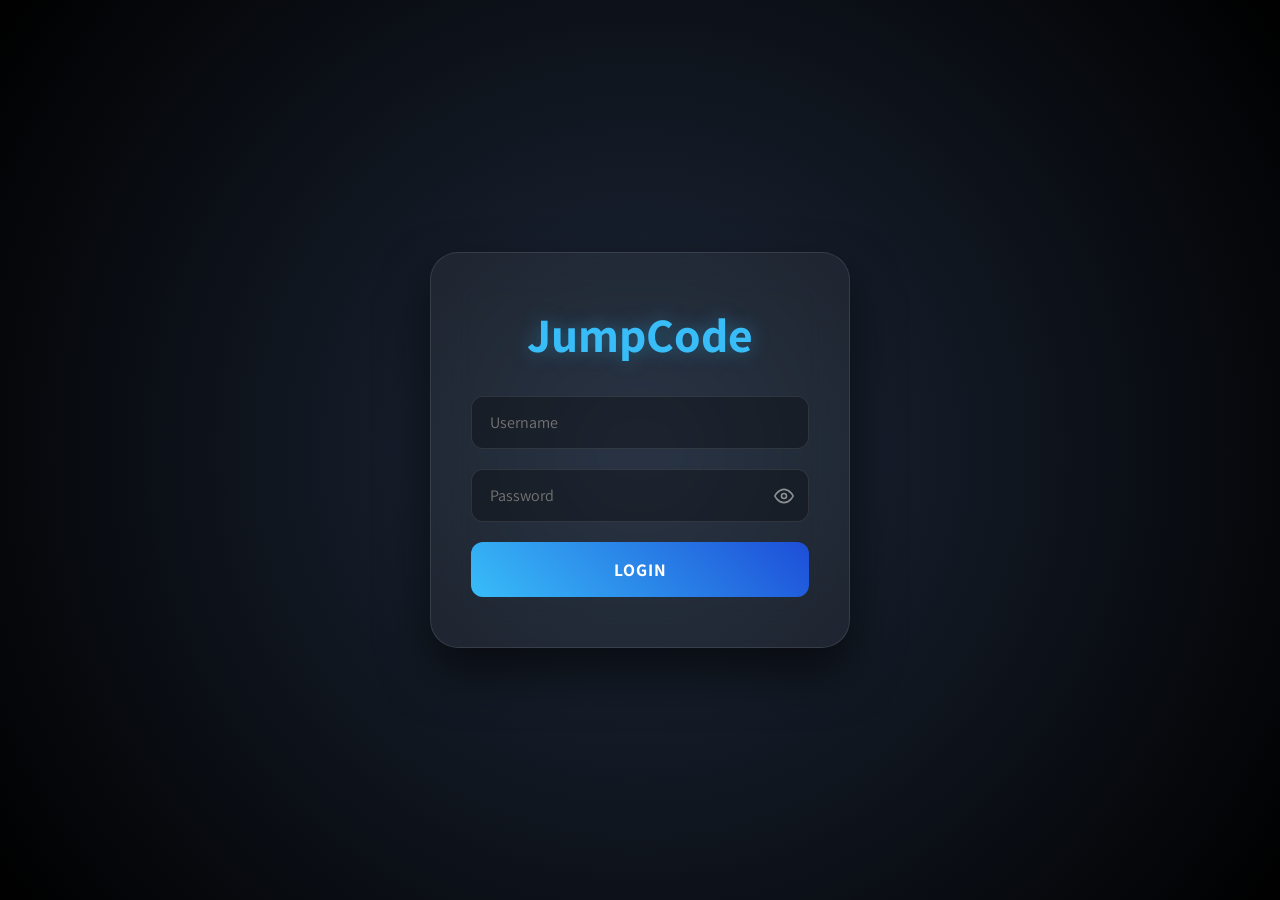
<file: JumpCode/index.htm>
<!DOCTYPE html>
<html lang="he" dir="rtl">
<head>
    <meta charset="UTF-8">
    <meta name="viewport" content="width=device-width, initial-scale=1.0">
    <title>JumpCode | Login</title>
    
    <style>
        @import url('https://fonts.googleapis.com/css2?family=Assistant:wght@300;400;600;700&display=swap');

        * {
            margin: 0;
            padding: 0;
            box-sizing: border-box;
            font-family: 'Assistant', sans-serif;
        }

        body {
            background: radial-gradient(circle at center, #1e293b, #000000);
            height: 100vh;
            display: flex;
            justify-content: center;
            align-items: center;
            overflow: hidden;
            color: #fff;
        }

        /* --- ENTRANCE ANIMATION --- */
        @keyframes entranceEffect {
            0% {
                opacity: 0;
                transform: translateY(100px) scale(0.8);
                filter: blur(15px);
            }
            100% {
                opacity: 1;
                transform: translateY(0) scale(1);
                filter: blur(0);
            }
        }

        .exit-down-shrink {
            opacity: 0 !important;
            transform: translateY(150px) scale(0.5) !important;
            filter: blur(10px);
            transition: all 0.9s cubic-bezier(0.6, -0.28, 0.735, 0.045);
            pointer-events: none;
        }

        .login-card {
            width: 420px;
            padding: 50px 40px;
            background: rgba(255, 255, 255, 0.05);
            backdrop-filter: blur(20px);
            -webkit-backdrop-filter: blur(20px);
            border: 1px solid rgba(255, 255, 255, 0.1);
            border-radius: 28px;
            box-shadow: 0 25px 50px rgba(0, 0, 0, 0.6);
            text-align: center;
            animation: entranceEffect 1.2s cubic-bezier(0.22, 1, 0.36, 1) both;
            transition: all 0.5s ease;
        }

        .card-success {
            box-shadow: 0 0 60px rgba(16, 185, 129, 0.4);
            border-color: rgba(16, 185, 129, 0.5);
        }

        h1 {
            font-size: 3rem;
            color: #38bdf8;
            margin-bottom: 30px;
            text-shadow: 0 0 20px rgba(56, 189, 248, 0.4);
            transition: all 0.5s ease;
        }

        .input-group {
            margin-bottom: 20px;
            text-align: left;
            position: relative; /* חשוב למיקום העין */
        }

        input {
            width: 100%;
            padding: 15px 18px;
            background: rgba(0, 0, 0, 0.3);
            border: 1px solid rgba(255, 255, 255, 0.1);
            border-radius: 12px;
            color: #fff;
            font-size: 1rem;
            outline: none;
            transition: all 0.3s ease;
            text-align: left;
        }

        /* מרווח נוסף בצד שמאל בסיסמה בשביל העין */
        #password {
            padding-right: 45px;
        }

        input:focus {
            border-color: #38bdf8;
            box-shadow: 0 0 15px rgba(56, 189, 248, 0.3);
            background: rgba(0, 0, 0, 0.5);
        }

        /* עיצוב כפתור העין */
        .toggle-password {
            transition: 0.5s;
            position: absolute;
            right: 15px;
            top: 50%;
            transform: translateY(-50%);
            cursor: pointer;
            color: rgba(255, 255, 255, 0.5);
            transition: color 0.3s;
            display: flex;
            align-items: center;
            user-select: none;
        }

        .toggle-password:hover {
            transition: 0.5s;
            color: #38bdf8;
        }

        .input-error {
            border-color: #ef4444 !important;
            animation: shake 0.4s ease-in-out;
        }

        @keyframes shake {
            0%, 100% { transform: translateX(0); }
            25% { transform: translateX(-10px); }
            75% { transform: translateX(10px); }
        }

        .submit-btn {
            width: 100%;
            padding: 16px;
            margin-top: 20px;
            border: none;
            border-radius: 12px;
            background: linear-gradient(45deg, #38bdf8, #1d4ed8);
            color: #fff;
            font-size: 1.1rem;
            font-weight: 700;
            cursor: pointer;
            transition: all 0.4s cubic-bezier(0.175, 0.885, 0.32, 1.275);
            text-transform: uppercase;
            letter-spacing: 1px;
            display: flex;
            justify-content: center;
            align-items: center;
            gap: 10px;
        }

        .submit-btn:hover:not(:disabled) {
            transform: translateY(-3px);
            box-shadow: 0 10px 30px rgba(56, 189, 248, 0.5);
            filter: brightness(1.1);
        }

        .btn-success {
            background: linear-gradient(45deg, #10b981, #059669) !important;
            transform: scale(1.05);
        }

        .hidden { display: none; }
    </style>
</head>
<body>

    <div class="login-card" id="loginCard">
        <h1 id="mainTitle">JumpCode</h1>
        
        <div class="input-group">
            <input type="text" id="username" placeholder="Username" autocomplete="off">
        </div>

        <div class="input-group">
            <input type="password" id="password" placeholder="Password">
            <div class="toggle-password" onclick="togglePasswordVisibility()">
                <svg id="eyeIcon" xmlns="http://www.w3.org/2000/svg" width="20" height="20" viewBox="0 0 24 24" fill="none" stroke="currentColor" stroke-width="2" stroke-linecap="round" stroke-linejoin="round">
                    <path d="M1 12s4-8 11-8 11 8 11 8-4 8-11 8-11-8-11-8z"></path>
                    <circle cx="12" cy="12" r="3"></circle>
                </svg>
            </div>
        </div>

        <button class="submit-btn" id="loginBtn" onclick="handleLogin()">
            <span id="btnText">Login</span>
            <svg id="successIcon" class="hidden" width="24" height="24" viewBox="0 0 24 24" fill="none" stroke="currentColor" stroke-width="3" stroke-linecap="round" stroke-linejoin="round">
                <polyline points="20 6 9 17 4 12"></polyline>
            </svg>
        </button>
    </div>

    <script>
        // פונקציה להצגת/הסתרת סיסמה
        function togglePasswordVisibility() {
            const passField = document.getElementById('password');
            const eyeIcon = document.getElementById('eyeIcon');
            
            if (passField.type === "password") {
                passField.type = "text";
                // שינוי האייקון למצב "עין עם קו" (מסתיר)
                eyeIcon.innerHTML = `
                    <path d="M17.94 17.94A10.07 10.07 0 0 1 12 20c-7 0-11-8-11-8a18.45 18.45 0 0 1 5.06-5.94M9.9 4.24A9.12 9.12 0 0 1 12 4c7 0 11 8 11 8a18.5 18.5 0 0 1-2.16 3.19m-6.72-1.07a3 3 0 1 1-4.24-4.24"></path>
                    <line x1="1" y1="1" x2="23" y2="23"></line>
                `;
            } else {
                passField.type = "password";
                // החזרה לאייקון עין רגיל
                eyeIcon.innerHTML = `
                    <path d="M1 12s4-8 11-8 11 8 11 8-4 8-11 8-11-8-11-8z"></path>
                    <circle cx="12" cy="12" r="3"></circle>
                `;
            }
        }

        function handleLogin() {
            const userField = document.getElementById('username');
            const passField = document.getElementById('password');
            const btn = document.getElementById('loginBtn');
            const btnText = document.getElementById('btnText');
            const successIcon = document.getElementById('successIcon');
            const card = document.getElementById('loginCard');
            const title = document.getElementById('mainTitle');

            const user = userField.value;
            const pass = passField.value;

            userField.classList.remove('input-error');
            passField.classList.remove('input-error');

            if (user === "evyatar5181" && pass === "evyatar2013") {
                btn.disabled = true;
                btnText.innerText = "Success";
                successIcon.classList.remove('hidden');
                btn.classList.add('btn-success');
                
                card.classList.add('card-success');
                title.style.color = "#10b981";
                title.style.textShadow = "0 0 20px rgba(16, 185, 129, 0.6)";

                setTimeout(() => {
                    card.classList.add('exit-down-shrink');
                    setTimeout(() => {
                        window.location.href = "jumpcode.html";
                    }, 900);
                }, 600);

            } else {
                userField.classList.add('input-error');
                passField.classList.add('input-error');
                btn.style.animation = 'shake 0.4s ease';
                setTimeout(() => btn.style.animation = '', 400);
            }
        }
    </script>

</body>
</html>
</file>
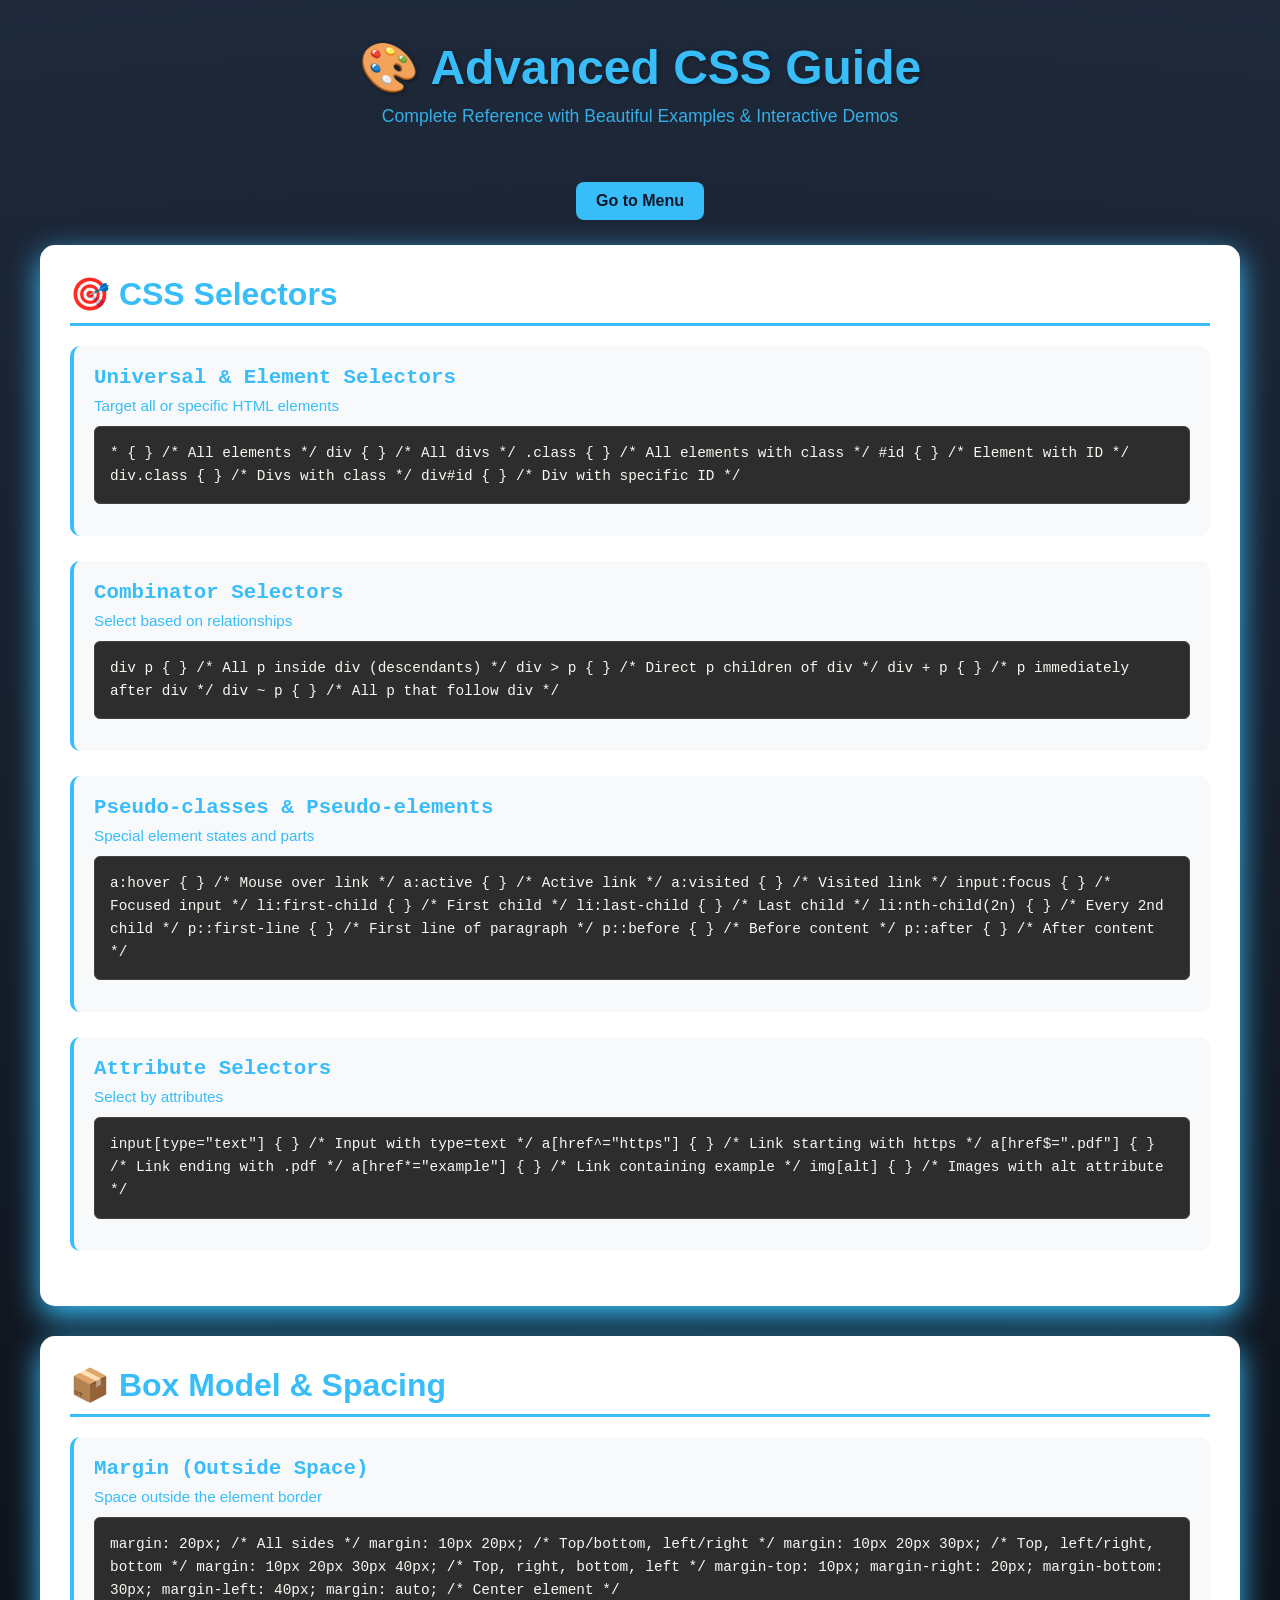
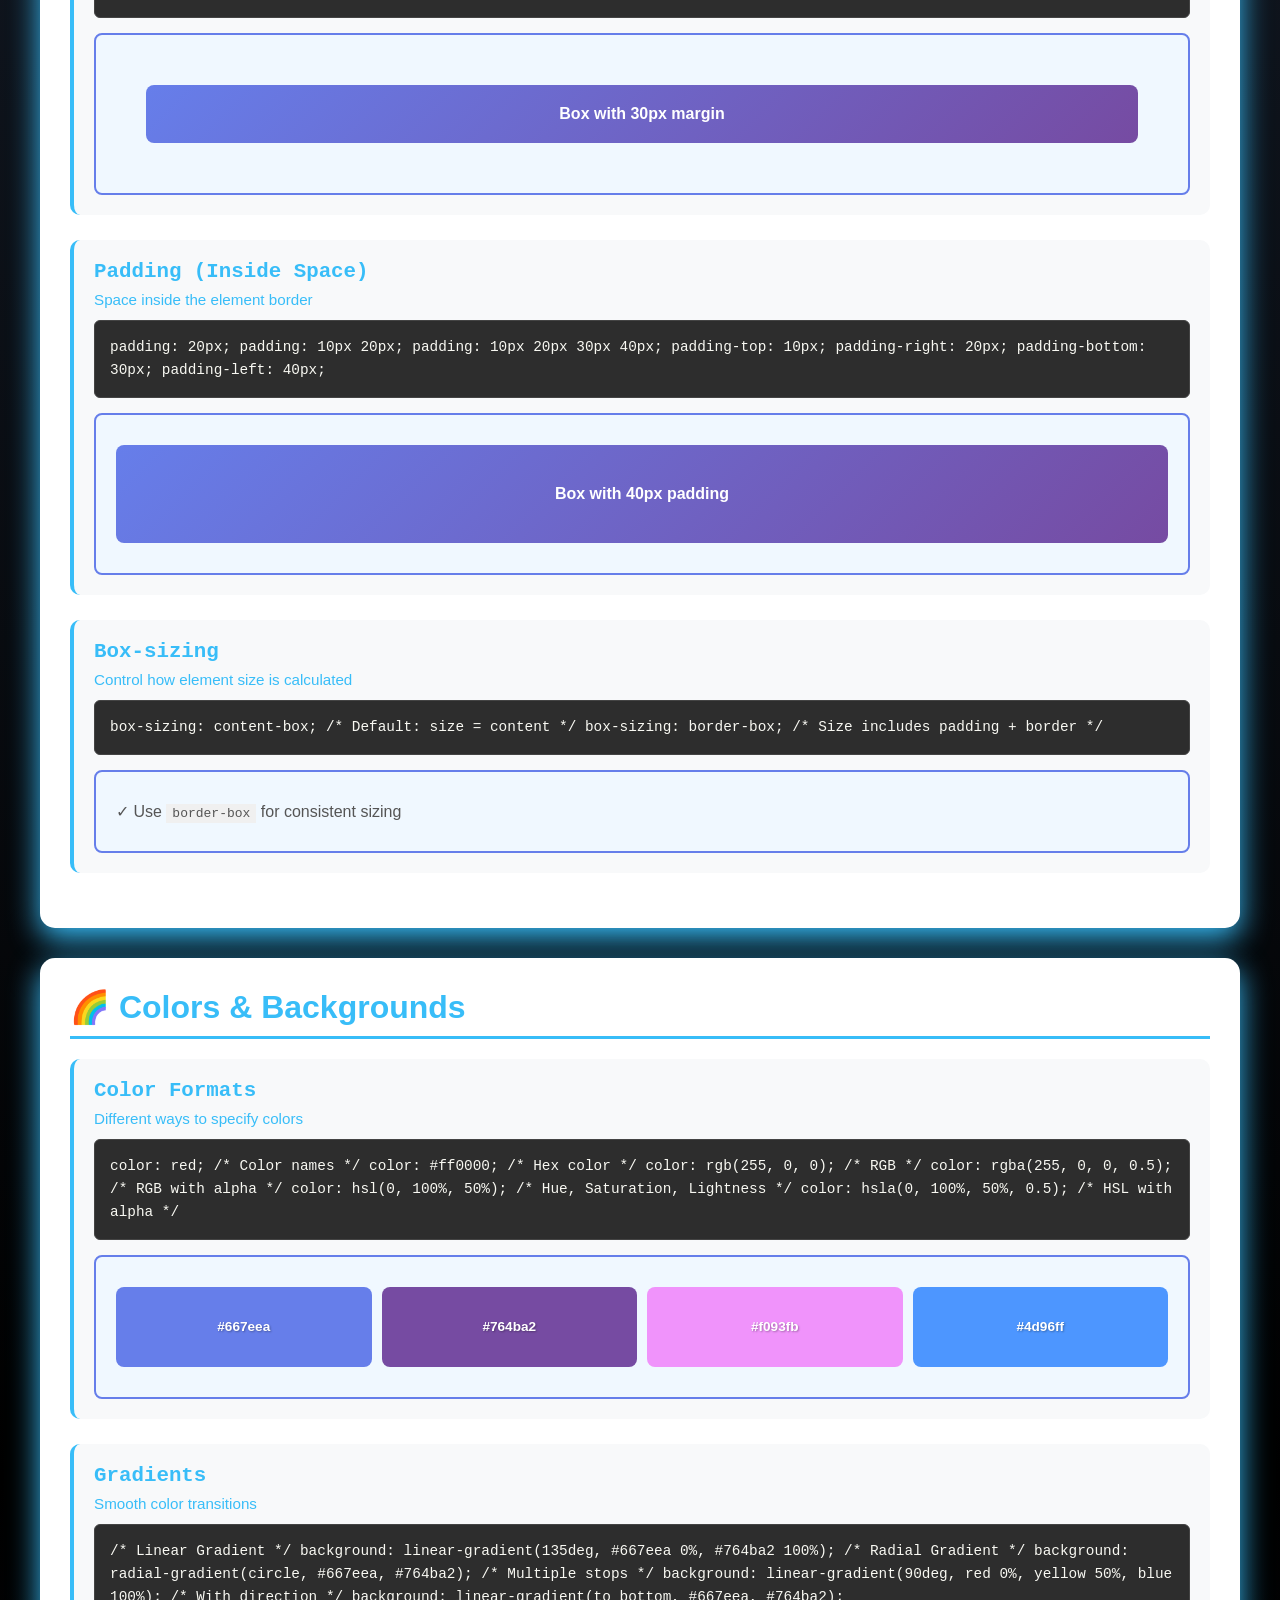
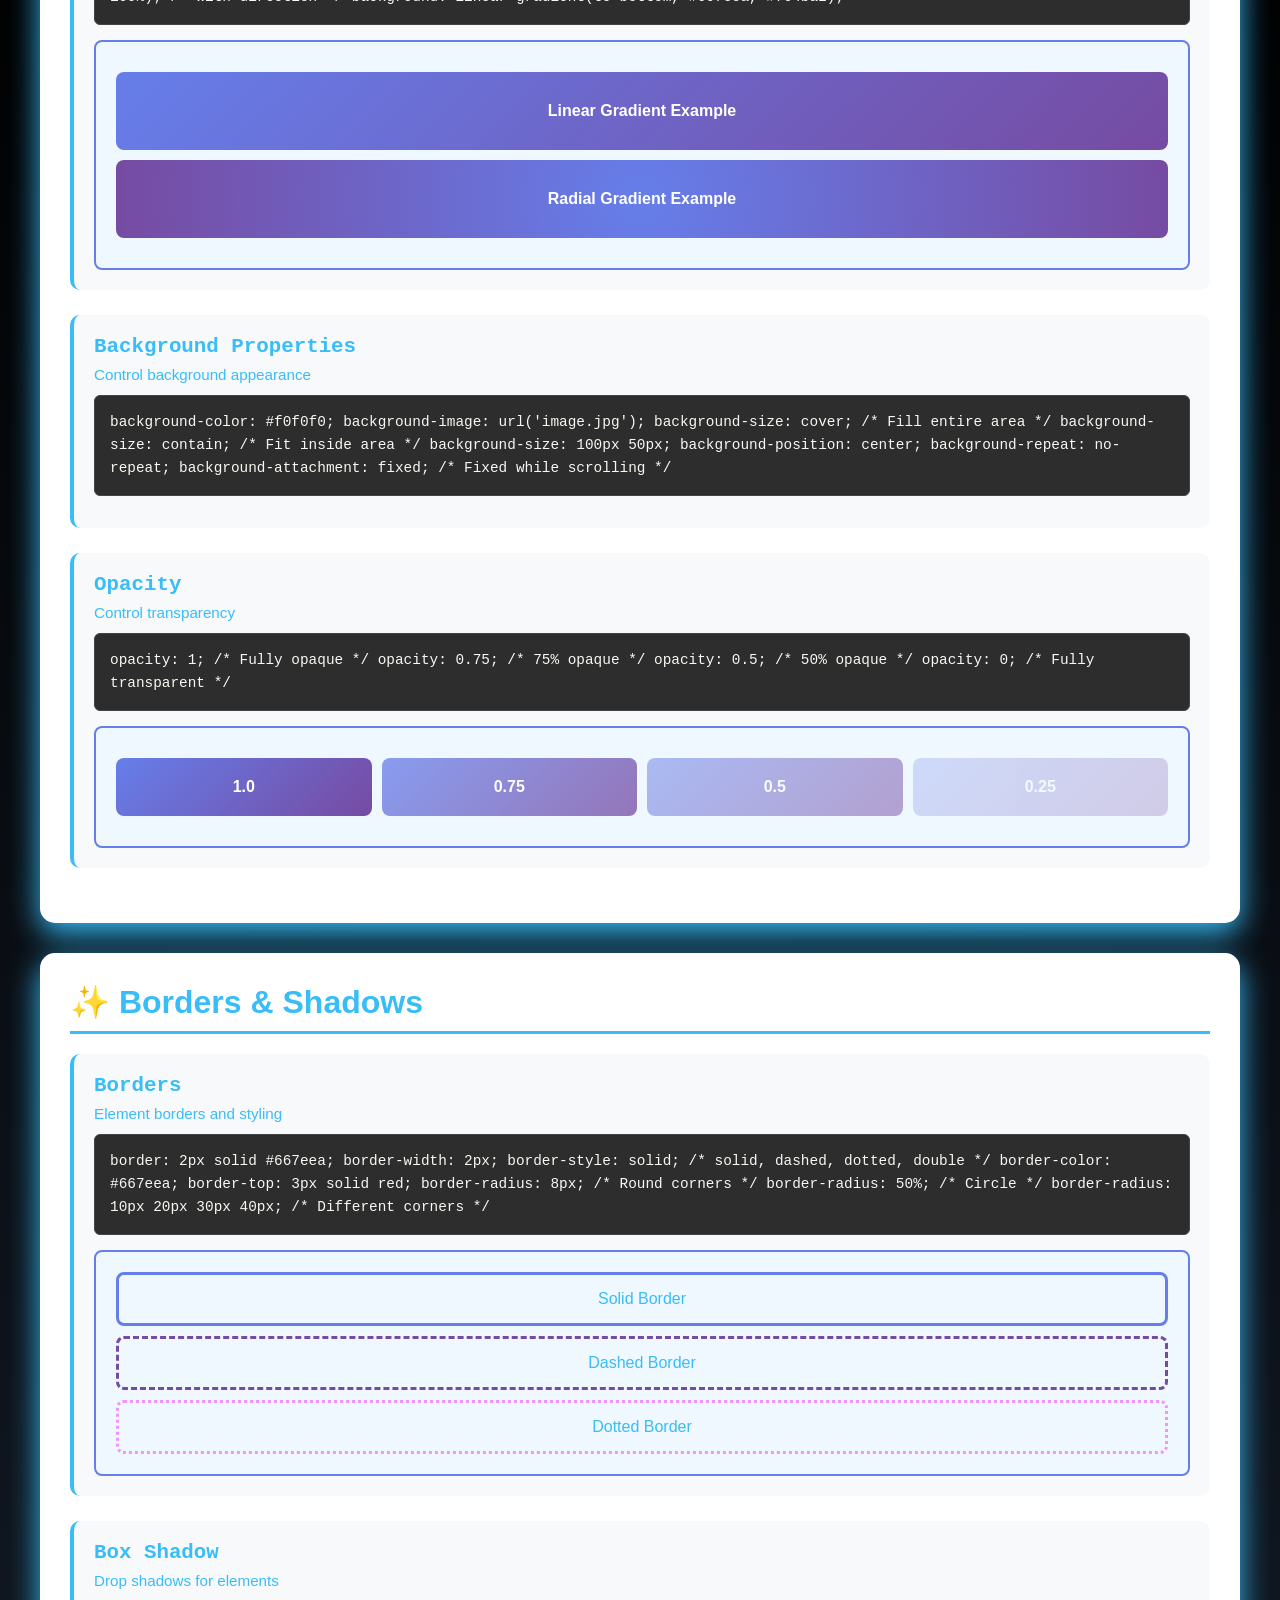
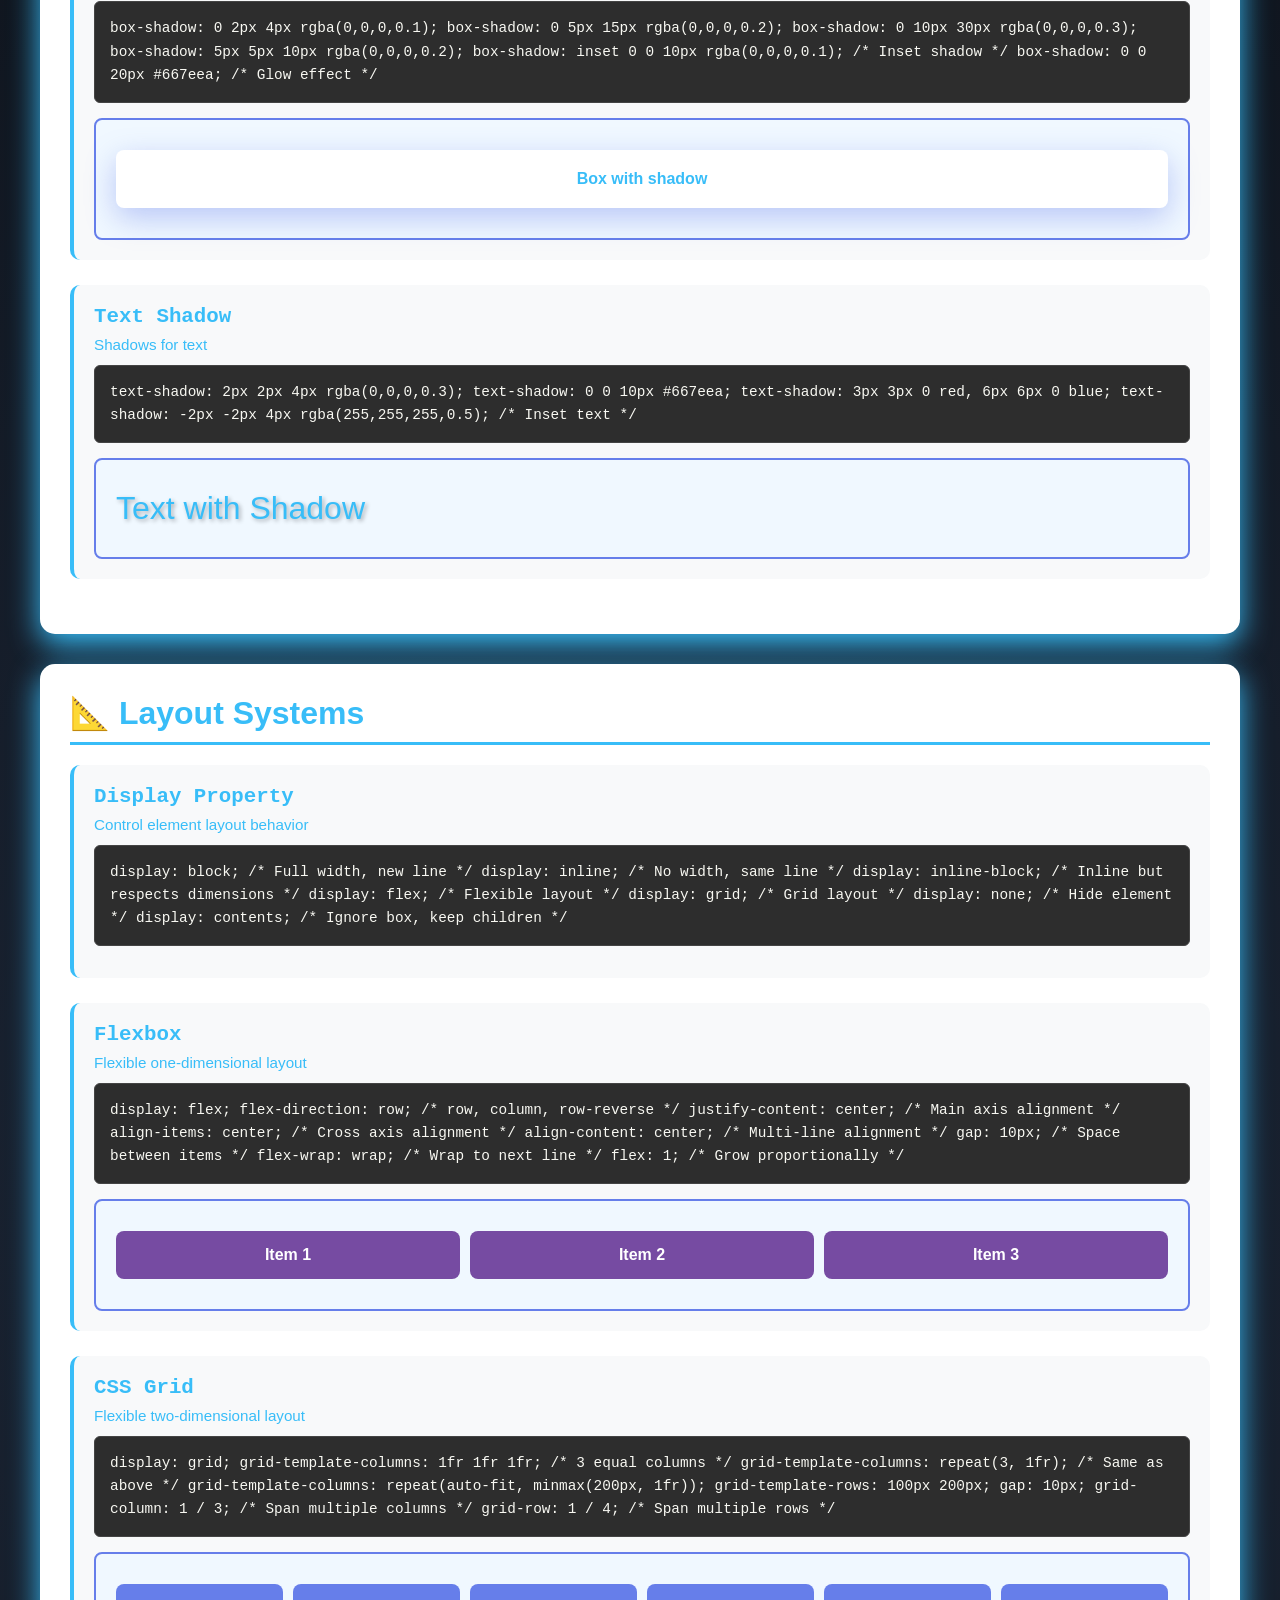
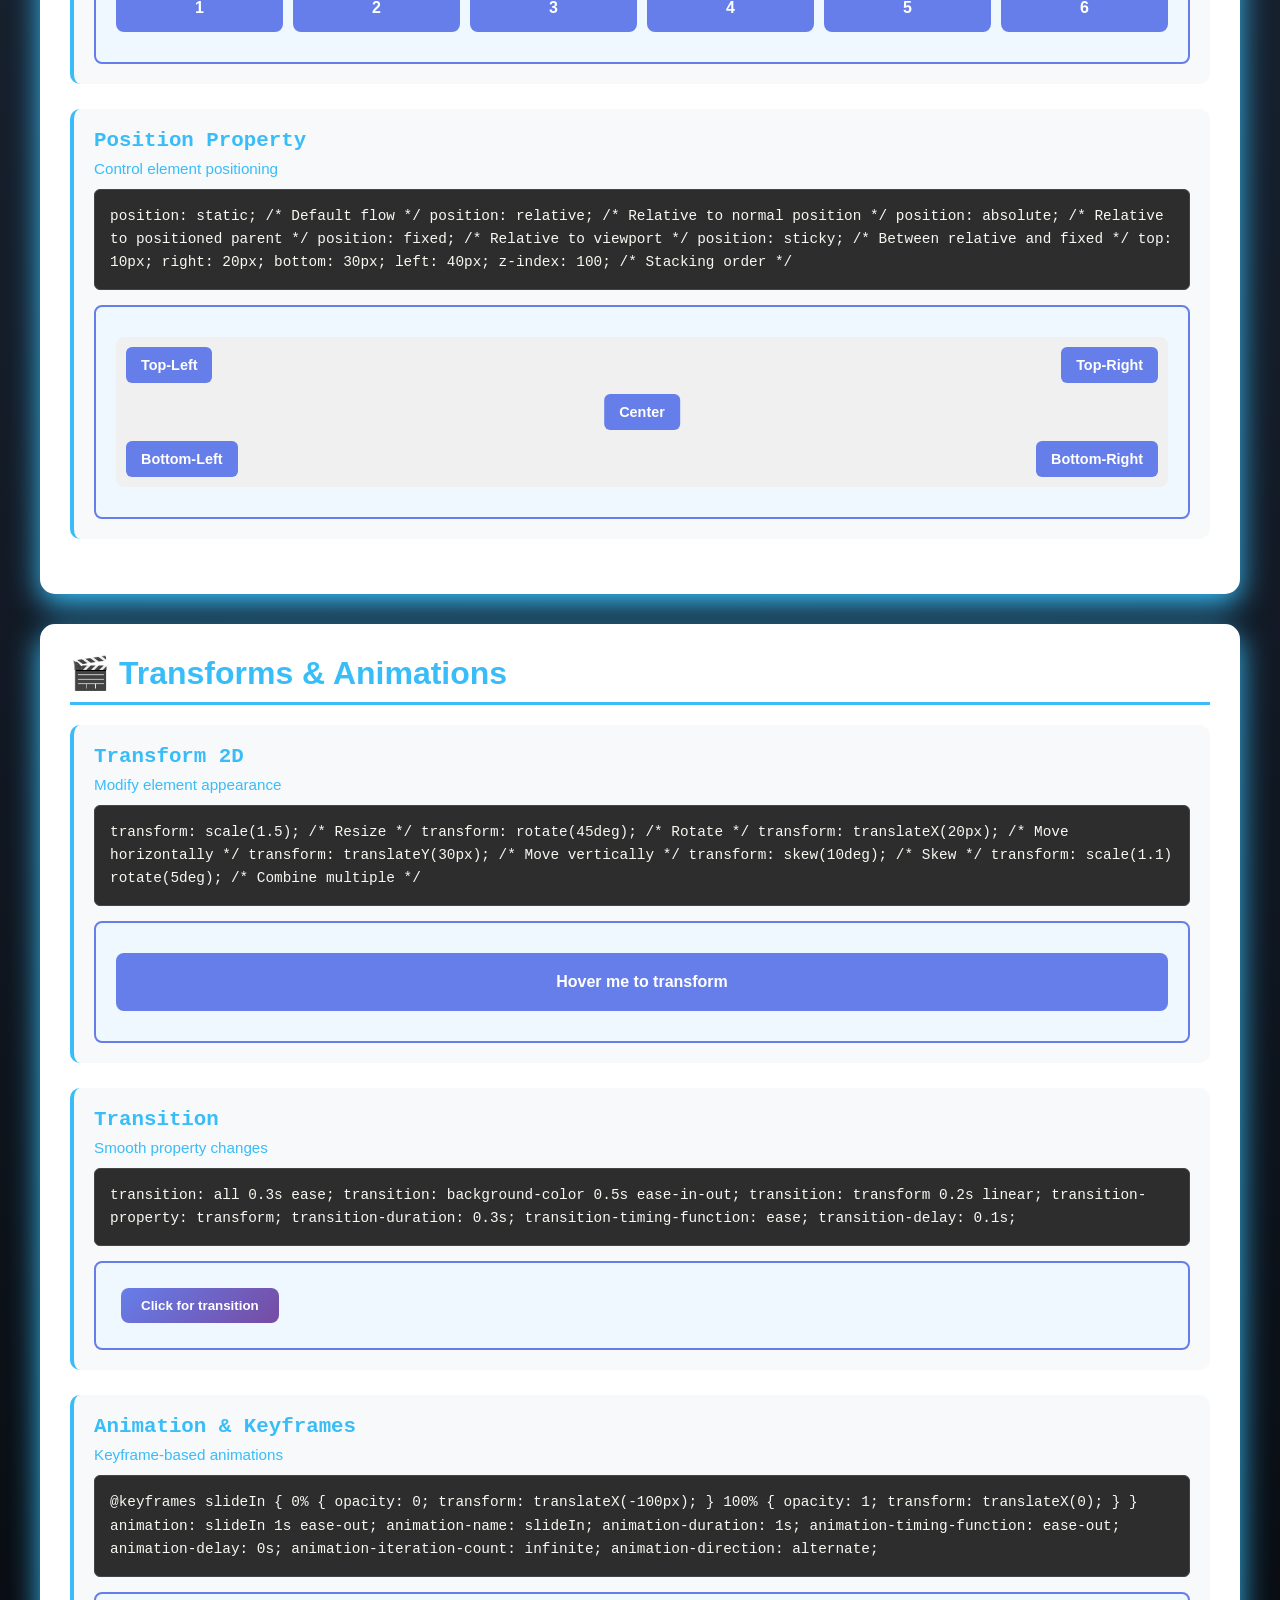
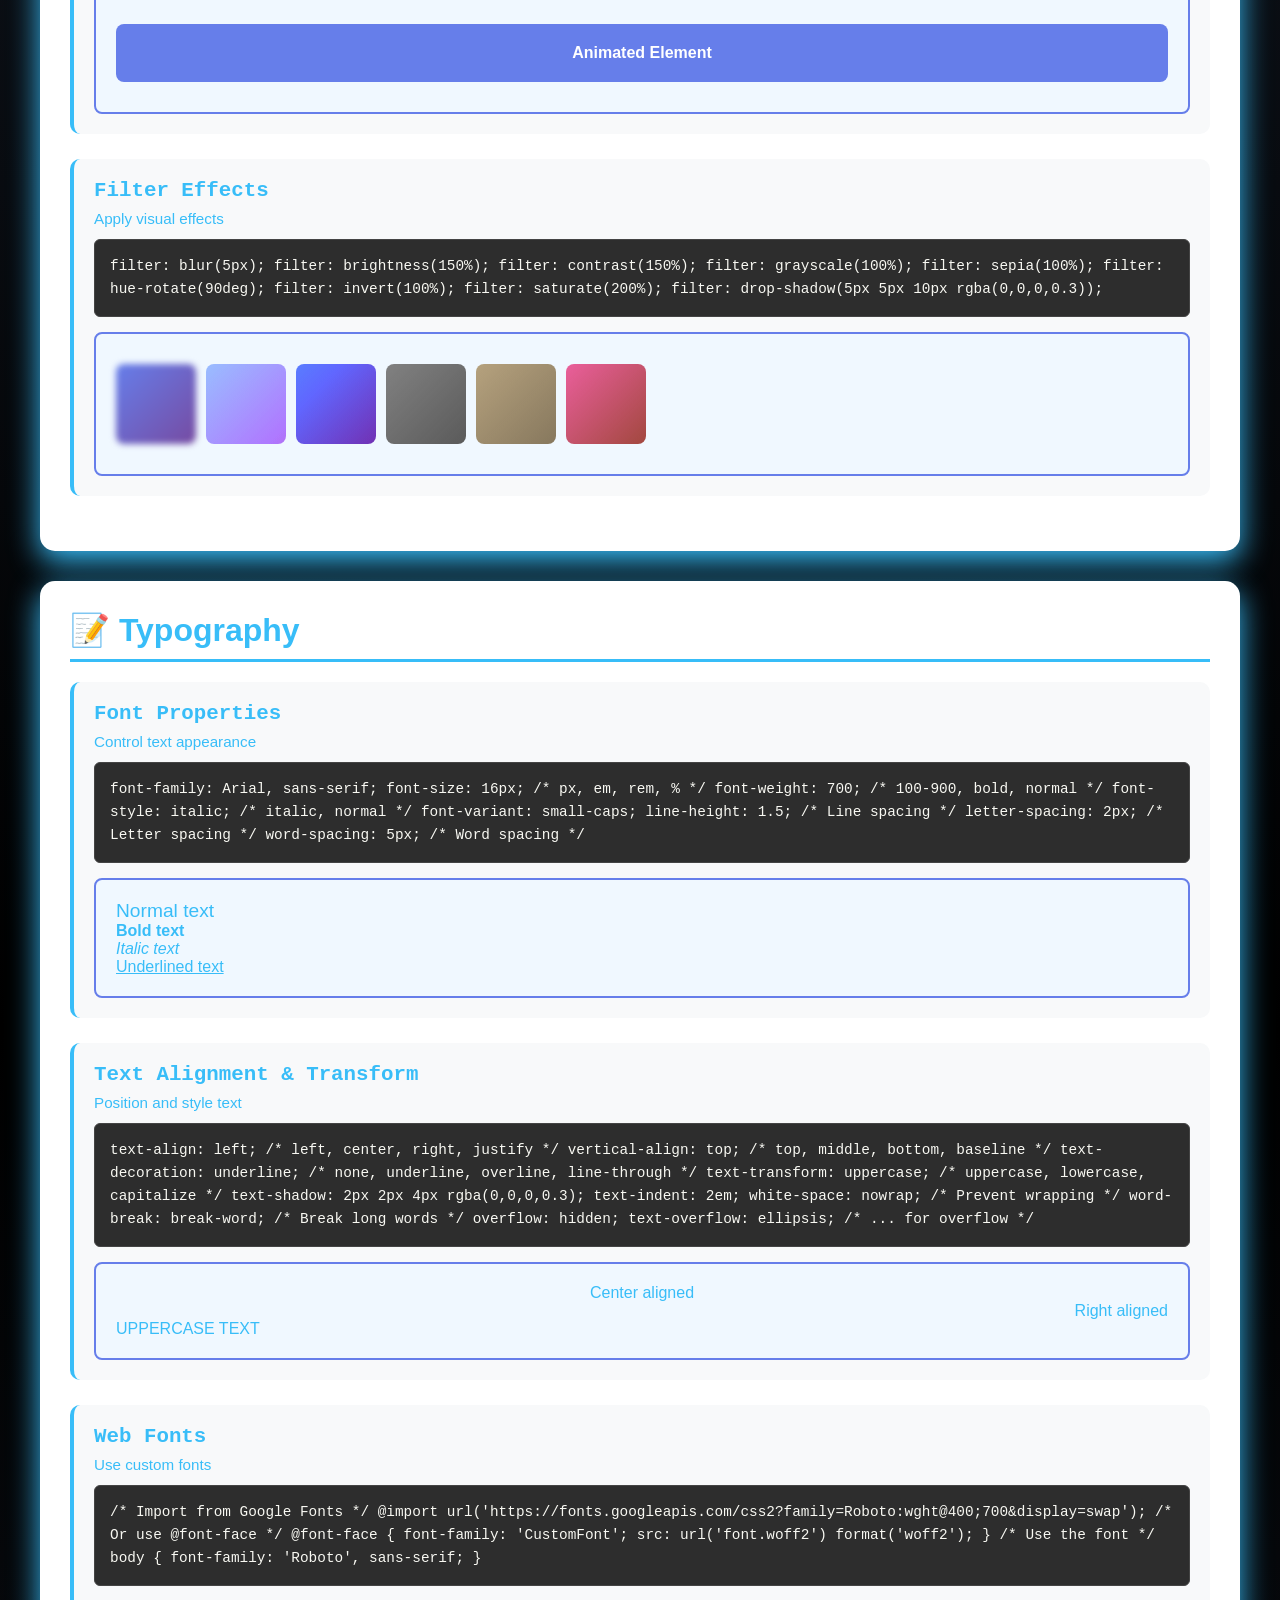
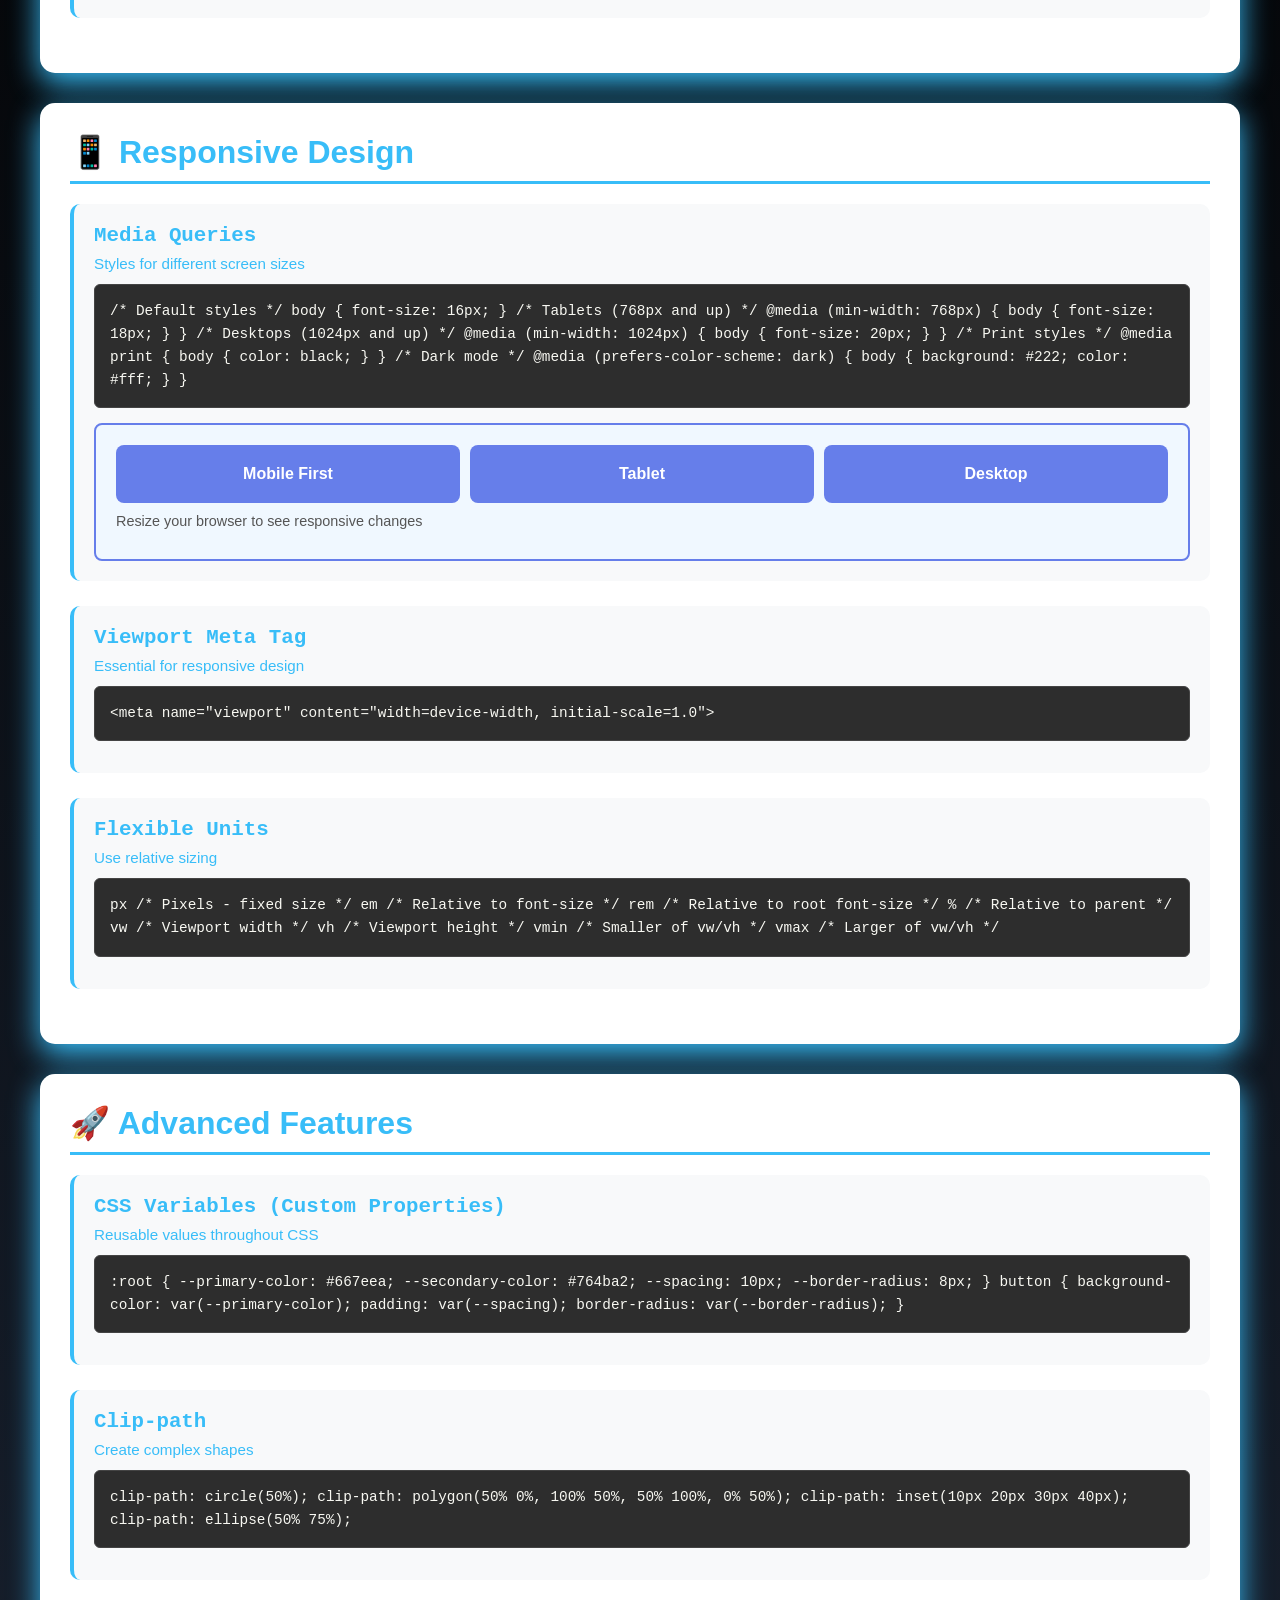
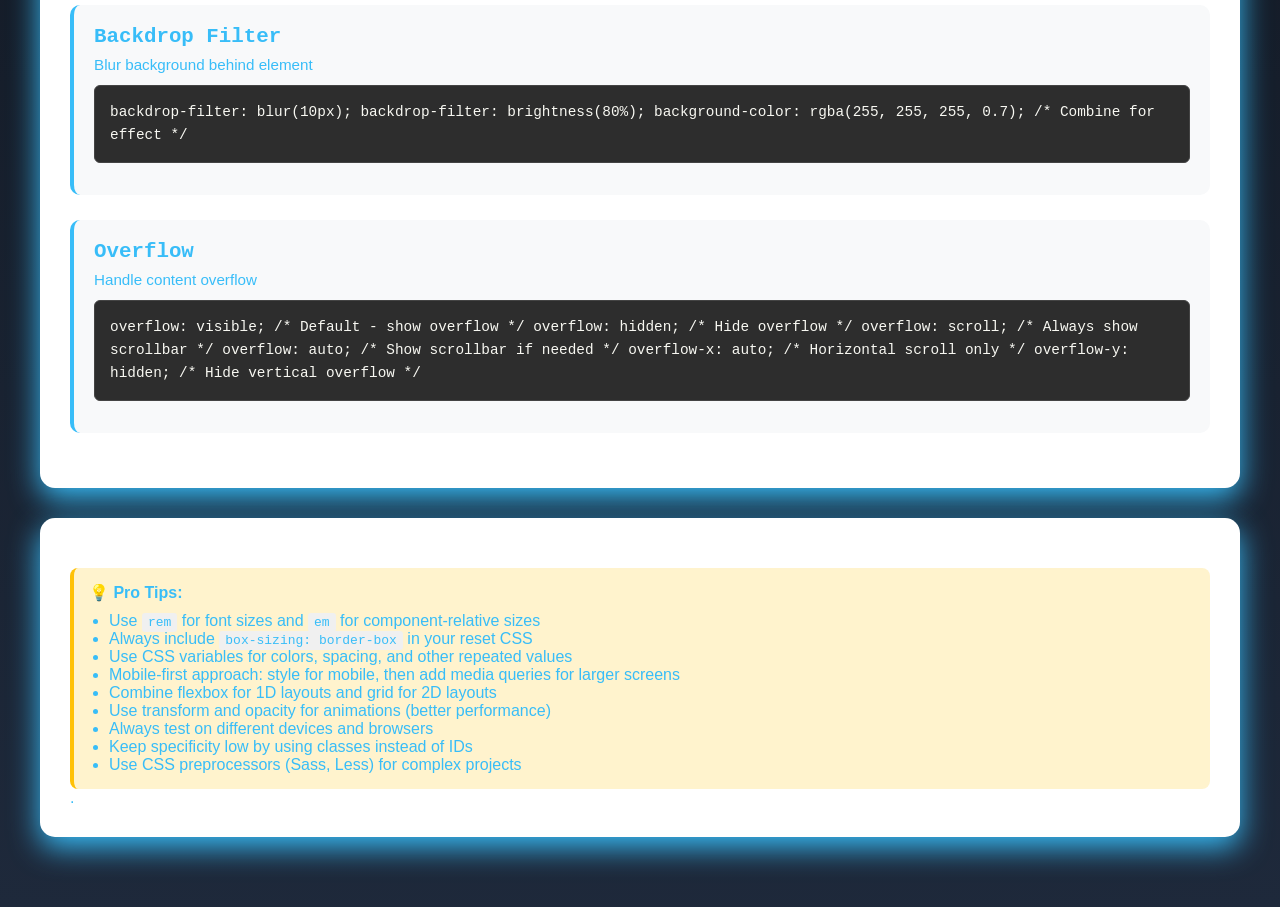
<file: JumpCode/css-jumpcode.html>
<!DOCTYPE html>
<html lang="en">
<head>
    <meta charset="UTF-8">
    <meta name="viewport" content="width=device-width, initial-scale=1.0">
    <title>JumpCode - Css code</title>
    <style>
        * {
            margin: 0;
            padding: 0;
            box-sizing: border-box;
            
        }

        body {
            font-family: 'Segoe UI', Tahoma, Geneva, Verdana, sans-serif;
            /* changed to a radial gradient as requested */
            background: radial-gradient(circle at center, #1e293b, #000000, #1e293b);
            /* primary text color set to a blue tint with shadow */
            color: #38bdf8;
            
            min-height: 100vh;
            padding: 40px 20px;
        }
    

        .container {
            max-width: 1200px;
            margin: 0 auto;
        }

        header {
            text-align: center;
            color: #38bdf8;
            margin-bottom: 50px;
            animation: slideDown 0.6s ease;
        }

        header h1 {
            font-size: 3em;
            margin-bottom: 10px;
            text-shadow: 1px 1px 2px #071d33, 2px 2px 4px #212121;
        }

        header p {
            font-size: 1.1em;
            opacity: 0.9;
        }

        .section {
            background: white;
            border-radius: 15px;
            padding: 30px;
            margin-bottom: 30px;
            box-shadow: 0 10px 30px #38bdf8;
            animation: slideUp 0.6s ease;
        }

        .section h2 {
            color: #38bdf8;
            font-size: 2em;
            margin-bottom: 20px;
            border-bottom: 3px solid #38bdf8;
            padding-bottom: 10px;
        }

        .css-card {
            margin-bottom: 25px;
            padding: 20px;
            background: #f8f9fa;
            border-radius: 10px;
            border-left: 4px solid #38bdf8;
        }

        .css-title {
            font-weight: 700;
            color: #38bdf8;
            font-size: 1.3em;
            margin-bottom: 8px;
            font-family: 'Courier New', monospace;
        }

        .description {
            font-size: 0.95em;
            color: #38bdf8;
            margin-bottom: 12px;
        }

        .code-block {
            background: #2d2d2d;
            color: #f8f8f2;
            padding: 15px;
            border-radius: 6px;
            margin-bottom: 12px;
            font-size: 0.9em;
            overflow-x: auto;
            font-family: 'Courier New', monospace;
            line-height: 1.6;
            border: 1px solid #444;
        }

        .demo {
            margin-top: 15px;
            padding: 20px;
            background: #f0f8ff;
            border-radius: 8px;
            border: 2px solid #667eea;
        }

        .demo-box {
            background: linear-gradient(135deg, #667eea 0%, #764ba2 100%);
            color: white;
            padding: 20px;
            border-radius: 8px;
            text-align: center;
            font-weight: 600;
            transition: all 0.3s ease;
            margin: 10px 0;
        }

        .demo-box:hover {
            transform: translateY(-5px);
            box-shadow: 0 10px 20px rgba(0,0,0,0.2);
        }

        .grid-demo {
            display: grid;
            grid-template-columns: repeat(auto-fit, minmax(100px, 1fr));
            gap: 10px;
            margin: 10px 0;
        }

        .grid-item {
            background: #667eea;
            color: white;
            padding: 15px;
            border-radius: 8px;
            text-align: center;
            font-weight: 600;
        }

        .flex-demo {
            display: flex;
            gap: 10px;
            justify-content: space-around;
            flex-wrap: wrap;
            margin: 10px 0;
        }

        .flex-item {
            background: #764ba2;
            color: white;
            padding: 15px 20px;
            border-radius: 8px;
            font-weight: 600;
            flex: 1;
            min-width: 80px;
            text-align: center;
        }

        .gradient-demo {
            background: linear-gradient(135deg, #667eea 0%, #764ba2 100%);
            padding: 30px;
            border-radius: 8px;
            color: white;
            text-align: center;
            font-weight: 600;
            margin: 10px 0;
        }

        .animation-demo {
            animation: pulse 2s infinite;
            background: #667eea;
            color: white;
            padding: 20px;
            border-radius: 8px;
            text-align: center;
            font-weight: 600;
            margin: 10px 0;
        }

        @keyframes pulse {
            0%, 100% { transform: scale(1); }
            50% { transform: scale(1.05); }
        }

        .transform-demo {
            background: #667eea;
            color: white;
            padding: 20px;
            border-radius: 8px;
            text-align: center;
            font-weight: 600;
            margin: 10px 0;
            cursor: pointer;
            transition: transform 0.3s ease;
        }

        .transform-demo:hover {
            transform: scale(1.1) rotate(5deg);
        }

        .shadow-demo {
            background: white;
            padding: 20px;
            border-radius: 8px;
            text-align: center;
            font-weight: 600;
            margin: 10px 0;
            box-shadow: 0 10px 30px rgba(102, 126, 234, 0.4);
        }

        .position-demo {
            position: relative;
            height: 150px;
            background: #f0f0f0;
            border-radius: 8px;
            margin: 10px 0;
        }

        .abs-item {
            position: absolute;
            background: #667eea;
            color: white;
            padding: 10px 15px;
            border-radius: 6px;
            font-weight: 600;
            font-size: 0.9em;
        }

        .color-palette {
            display: grid;
            grid-template-columns: repeat(4, 1fr);
            gap: 10px;
            margin: 10px 0;
        }

        .color-box {
            height: 80px;
            border-radius: 8px;
            display: flex;
            align-items: center;
            justify-content: center;
            color: white;
            font-size: 0.85em;
            font-weight: 600;
            text-shadow: 1px 1px 2px rgba(0,0,0,0.3);
        }

        button {
            background: linear-gradient(135deg, #667eea 0%, #764ba2 100%);
            color: white;
            border: none;
            padding: 10px 20px;
            border-radius: 8px;
            cursor: pointer;
            font-weight: 600;
            transition: all 0.3s ease;
            margin: 5px;
        }

        button:hover {
            transform: translateY(-3px);
            box-shadow: 0 5px 15px rgba(102, 126, 234, 0.4);
        }

        input, textarea, select {
            padding: 10px;
            border: 2px solid #ddd;
            border-radius: 6px;
            font-size: 1em;
            font-family: inherit;
            transition: all 0.3s ease;
            margin: 5px 0;
        }

        input:focus, textarea:focus, select:focus {
            outline: none;
            border-color: #667eea;
            box-shadow: 0 0 10px rgba(102, 126, 234, 0.3);
        }

        .highlight {
            background: #fff3cd;
            padding: 15px;
            border-radius: 8px;
            margin-top: 20px;
            border-left: 4px solid #ffc107;
        }

        table {
            width: 100%;
            border-collapse: collapse;
            margin-top: 15px;
            background: white;
        }

        table th, table td {
            padding: 12px;
            text-align: left;
            border-bottom: 1px solid #ddd;
        }

        table th {
            background: #f0f0f0;
            font-weight: 600;
            color: #667eea;
        }

        table tr:hover {
            background: #f9f9f9;
        }

        .media-query-demo {
            display: grid;
            grid-template-columns: repeat(3, 1fr);
            gap: 10px;
        }

        .responsive-box {
            background: #667eea;
            color: white;
            padding: 20px;
            border-radius: 8px;
            text-align: center;
            font-weight: 600;
        }

        @media (max-width: 768px) {
            header h1 {
                font-size: 2em;
            }
            .media-query-demo {
                grid-template-columns: 1fr;
            }
            .color-palette {
                grid-template-columns: repeat(2, 1fr);
            }
        }

        @keyframes slideDown {
            from {
                opacity: 0;
                transform: translateY(-20px);
            }
            to {
                opacity: 1;
                transform: translateY(0);
            }
        }

        @keyframes slideUp {
            from {
                opacity: 0;
                transform: translateY(20px);
            }
            to {
                opacity: 1;
                transform: translateY(0);
            }
        }

        .filter-demo {
            display: flex;
            gap: 10px;
            flex-wrap: wrap;
            margin: 10px 0;
        }

        .filter-item {
            width: 80px;
            height: 80px;
            border-radius: 8px;
            background: linear-gradient(135deg, #667eea 0%, #764ba2 100%);
        }

        .blur { filter: blur(3px); }
        .brightness { filter: brightness(150%); }
        .contrast { filter: contrast(150%); }
        .grayscale { filter: grayscale(100%); }
        .sepia { filter: sepia(100%); }
        .hue { filter: hue-rotate(90deg); }
    </style>
</head>
<body>
    <div class="container">
        <header>
            <h1>🎨 Advanced CSS Guide</h1>
            <p>Complete Reference with Beautiful Examples & Interactive Demos</p>
        </header>
        <!-- link back to menu.html -->
        <div style="text-align:center; margin:20px 0;">
            <button onclick="window.location.href='jumpcode-code.html'" style="padding:10px 20px; font-size:1em; border:none; border-radius:8px; background:#38bdf8; color:#0f172a; cursor:pointer;">Go to Menu</button>
        </div>

        <!-- SELECTORS -->
        <div class="section">
            <h2>🎯 CSS Selectors</h2>

            <div class="css-card">
                <div class="css-title">Universal & Element Selectors</div>
                <div class="description">Target all or specific HTML elements</div>
                <div class="code-block">* { }                    /* All elements */
div { }                  /* All divs */
.class { }              /* All elements with class */
#id { }                 /* Element with ID */
div.class { }           /* Divs with class */
div#id { }              /* Div with specific ID */</div>
            </div>

            <div class="css-card">
                <div class="css-title">Combinator Selectors</div>
                <div class="description">Select based on relationships</div>
                <div class="code-block">div p { }               /* All p inside div (descendants) */
div > p { }             /* Direct p children of div */
div + p { }             /* p immediately after div */
div ~ p { }             /* All p that follow div */</div>
            </div>

            <div class="css-card">
                <div class="css-title">Pseudo-classes & Pseudo-elements</div>
                <div class="description">Special element states and parts</div>
                <div class="code-block">a:hover { }             /* Mouse over link */
a:active { }            /* Active link */
a:visited { }           /* Visited link */
input:focus { }         /* Focused input */
li:first-child { }      /* First child */
li:last-child { }       /* Last child */
li:nth-child(2n) { }    /* Every 2nd child */
p::first-line { }       /* First line of paragraph */
p::before { }           /* Before content */
p::after { }            /* After content */</div>
            </div>

            <div class="css-card">
                <div class="css-title">Attribute Selectors</div>
                <div class="description">Select by attributes</div>
                <div class="code-block">input[type="text"] { }  /* Input with type=text */
a[href^="https"] { }    /* Link starting with https */
a[href$=".pdf"] { }     /* Link ending with .pdf */
a[href*="example"] { }  /* Link containing example */
img[alt] { }            /* Images with alt attribute */</div>
            </div>
        </div>

        <!-- BOX MODEL -->
        <div class="section">
            <h2>📦 Box Model & Spacing</h2>

            <div class="css-card">
                <div class="css-title">Margin (Outside Space)</div>
                <div class="description">Space outside the element border</div>
                <div class="code-block">margin: 20px;              /* All sides */
margin: 10px 20px;         /* Top/bottom, left/right */
margin: 10px 20px 30px;    /* Top, left/right, bottom */
margin: 10px 20px 30px 40px; /* Top, right, bottom, left */
margin-top: 10px;
margin-right: 20px;
margin-bottom: 30px;
margin-left: 40px;
margin: auto;              /* Center element */</div>
                <div class="demo">
                    <div class="demo-box" style="margin: 30px;">Box with 30px margin</div>
                </div>
            </div>

            <div class="css-card">
                <div class="css-title">Padding (Inside Space)</div>
                <div class="description">Space inside the element border</div>
                <div class="code-block">padding: 20px;
padding: 10px 20px;
padding: 10px 20px 30px 40px;
padding-top: 10px;
padding-right: 20px;
padding-bottom: 30px;
padding-left: 40px;</div>
                <div class="demo">
                    <div class="demo-box" style="padding: 40px;">Box with 40px padding</div>
                </div>
            </div>

            <div class="css-card">
                <div class="css-title">Box-sizing</div>
                <div class="description">Control how element size is calculated</div>
                <div class="code-block">box-sizing: content-box;  /* Default: size = content */
box-sizing: border-box;   /* Size includes padding + border */</div>
                <div class="demo">
                    <p style="color: #555; margin: 10px 0;">✓ Use <code style="background: #f0f0f0; padding: 2px 6px;">border-box</code> for consistent sizing</p>
                </div>
            </div>
        </div>

        <!-- COLORS & BACKGROUNDS -->
        <div class="section">
            <h2>🌈 Colors & Backgrounds</h2>

            <div class="css-card">
                <div class="css-title">Color Formats</div>
                <div class="description">Different ways to specify colors</div>
                <div class="code-block">color: red;                    /* Color names */
color: #ff0000;               /* Hex color */
color: rgb(255, 0, 0);        /* RGB */
color: rgba(255, 0, 0, 0.5);  /* RGB with alpha */
color: hsl(0, 100%, 50%);     /* Hue, Saturation, Lightness */
color: hsla(0, 100%, 50%, 0.5); /* HSL with alpha */</div>
                <div class="demo">
                    <div class="color-palette">
                        <div class="color-box" style="background-color: #667eea;">#667eea</div>
                        <div class="color-box" style="background-color: #764ba2;">#764ba2</div>
                        <div class="color-box" style="background-color: #f093fb;">#f093fb</div>
                        <div class="color-box" style="background-color: #4d96ff;">#4d96ff</div>
                    </div>
                </div>
            </div>

            <div class="css-card">
                <div class="css-title">Gradients</div>
                <div class="description">Smooth color transitions</div>
                <div class="code-block">/* Linear Gradient */
background: linear-gradient(135deg, #667eea 0%, #764ba2 100%);

/* Radial Gradient */
background: radial-gradient(circle, #667eea, #764ba2);

/* Multiple stops */
background: linear-gradient(90deg, red 0%, yellow 50%, blue 100%);

/* With direction */
background: linear-gradient(to bottom, #667eea, #764ba2);</div>
                <div class="demo">
                    <div class="gradient-demo">Linear Gradient Example</div>
                    <div style="background: radial-gradient(circle, #667eea, #764ba2); padding: 30px; border-radius: 8px; color: white; text-align: center; font-weight: 600; margin: 10px 0;">Radial Gradient Example</div>
                </div>
            </div>

            <div class="css-card">
                <div class="css-title">Background Properties</div>
                <div class="description">Control background appearance</div>
                <div class="code-block">background-color: #f0f0f0;
background-image: url('image.jpg');
background-size: cover;         /* Fill entire area */
background-size: contain;       /* Fit inside area */
background-size: 100px 50px;
background-position: center;
background-repeat: no-repeat;
background-attachment: fixed;  /* Fixed while scrolling */</div>
            </div>

            <div class="css-card">
                <div class="css-title">Opacity</div>
                <div class="description">Control transparency</div>
                <div class="code-block">opacity: 1;      /* Fully opaque */
opacity: 0.75;   /* 75% opaque */
opacity: 0.5;    /* 50% opaque */
opacity: 0;      /* Fully transparent */</div>
                <div class="demo">
                    <div style="display: grid; grid-template-columns: repeat(4, 1fr); gap: 10px;">
                        <div class="demo-box" style="opacity: 1;">1.0</div>
                        <div class="demo-box" style="opacity: 0.75;">0.75</div>
                        <div class="demo-box" style="opacity: 0.5;">0.5</div>
                        <div class="demo-box" style="opacity: 0.25;">0.25</div>
                    </div>
                </div>
            </div>
        </div>

        <!-- BORDERS & SHADOWS -->
        <div class="section">
            <h2>✨ Borders & Shadows</h2>

            <div class="css-card">
                <div class="css-title">Borders</div>
                <div class="description">Element borders and styling</div>
                <div class="code-block">border: 2px solid #667eea;
border-width: 2px;
border-style: solid;           /* solid, dashed, dotted, double */
border-color: #667eea;
border-top: 3px solid red;
border-radius: 8px;            /* Round corners */
border-radius: 50%;            /* Circle */
border-radius: 10px 20px 30px 40px; /* Different corners */</div>
                <div class="demo">
                    <div style="border: 3px solid #667eea; padding: 15px; border-radius: 8px; text-align: center;">Solid Border</div>
                    <div style="border: 3px dashed #764ba2; padding: 15px; border-radius: 8px; text-align: center; margin: 10px 0;">Dashed Border</div>
                    <div style="border: 3px dotted #f093fb; padding: 15px; border-radius: 8px; text-align: center;">Dotted Border</div>
                </div>
            </div>

            <div class="css-card">
                <div class="css-title">Box Shadow</div>
                <div class="description">Drop shadows for elements</div>
                <div class="code-block">box-shadow: 0 2px 4px rgba(0,0,0,0.1);
box-shadow: 0 5px 15px rgba(0,0,0,0.2);
box-shadow: 0 10px 30px rgba(0,0,0,0.3);
box-shadow: 5px 5px 10px rgba(0,0,0,0.2);
box-shadow: inset 0 0 10px rgba(0,0,0,0.1); /* Inset shadow */
box-shadow: 0 0 20px #667eea;  /* Glow effect */</div>
                <div class="demo">
                    <div class="shadow-demo">Box with shadow</div>
                </div>
            </div>

            <div class="css-card">
                <div class="css-title">Text Shadow</div>
                <div class="description">Shadows for text</div>
                <div class="code-block">text-shadow: 2px 2px 4px rgba(0,0,0,0.3);
text-shadow: 0 0 10px #667eea;
text-shadow: 3px 3px 0 red, 6px 6px 0 blue;
text-shadow: -2px -2px 4px rgba(255,255,255,0.5); /* Inset text */</div>
                <div class="demo">
                    <p style="font-size: 2em; text-shadow: 2px 2px 4px rgba(0,0,0,0.3); margin: 10px 0;">Text with Shadow</p>
                </div>
            </div>
        </div>

        <!-- LAYOUT -->
        <div class="section">
            <h2>📐 Layout Systems</h2>

            <div class="css-card">
                <div class="css-title">Display Property</div>
                <div class="description">Control element layout behavior</div>
                <div class="code-block">display: block;        /* Full width, new line */
display: inline;       /* No width, same line */
display: inline-block;  /* Inline but respects dimensions */
display: flex;         /* Flexible layout */
display: grid;         /* Grid layout */
display: none;         /* Hide element */
display: contents;     /* Ignore box, keep children */</div>
            </div>

            <div class="css-card">
                <div class="css-title">Flexbox</div>
                <div class="description">Flexible one-dimensional layout</div>
                <div class="code-block">display: flex;
flex-direction: row;           /* row, column, row-reverse */
justify-content: center;       /* Main axis alignment */
align-items: center;           /* Cross axis alignment */
align-content: center;         /* Multi-line alignment */
gap: 10px;                    /* Space between items */
flex-wrap: wrap;              /* Wrap to next line */
flex: 1;                      /* Grow proportionally */</div>
                <div class="demo">
                    <div class="flex-demo">
                        <div class="flex-item">Item 1</div>
                        <div class="flex-item">Item 2</div>
                        <div class="flex-item">Item 3</div>
                    </div>
                </div>
            </div>

            <div class="css-card">
                <div class="css-title">CSS Grid</div>
                <div class="description">Flexible two-dimensional layout</div>
                <div class="code-block">display: grid;
grid-template-columns: 1fr 1fr 1fr;        /* 3 equal columns */
grid-template-columns: repeat(3, 1fr);    /* Same as above */
grid-template-columns: repeat(auto-fit, minmax(200px, 1fr));
grid-template-rows: 100px 200px;
gap: 10px;
grid-column: 1 / 3;           /* Span multiple columns */
grid-row: 1 / 4;              /* Span multiple rows */</div>
                <div class="demo">
                    <div class="grid-demo">
                        <div class="grid-item">1</div>
                        <div class="grid-item">2</div>
                        <div class="grid-item">3</div>
                        <div class="grid-item">4</div>
                        <div class="grid-item">5</div>
                        <div class="grid-item">6</div>
                    </div>
                </div>
            </div>

            <div class="css-card">
                <div class="css-title">Position Property</div>
                <div class="description">Control element positioning</div>
                <div class="code-block">position: static;      /* Default flow */
position: relative;    /* Relative to normal position */
position: absolute;    /* Relative to positioned parent */
position: fixed;       /* Relative to viewport */
position: sticky;      /* Between relative and fixed */

top: 10px;
right: 20px;
bottom: 30px;
left: 40px;
z-index: 100;          /* Stacking order */</div>
                <div class="demo">
                    <div class="position-demo">
                        <div class="abs-item" style="top: 10px; left: 10px;">Top-Left</div>
                        <div class="abs-item" style="top: 10px; right: 10px;">Top-Right</div>
                        <div class="abs-item" style="bottom: 10px; left: 10px;">Bottom-Left</div>
                        <div class="abs-item" style="bottom: 10px; right: 10px;">Bottom-Right</div>
                        <div class="abs-item" style="top: 50%; left: 50%; transform: translate(-50%, -50%);">Center</div>
                    </div>
                </div>
            </div>
        </div>

        <!-- TRANSFORMS & ANIMATIONS -->
        <div class="section">
            <h2>🎬 Transforms & Animations</h2>

            <div class="css-card">
                <div class="css-title">Transform 2D</div>
                <div class="description">Modify element appearance</div>
                <div class="code-block">transform: scale(1.5);        /* Resize */
transform: rotate(45deg);      /* Rotate */
transform: translateX(20px);   /* Move horizontally */
transform: translateY(30px);   /* Move vertically */
transform: skew(10deg);        /* Skew */
transform: scale(1.1) rotate(5deg);  /* Combine multiple */</div>
                <div class="demo">
                    <div class="transform-demo">Hover me to transform</div>
                </div>
            </div>

            <div class="css-card">
                <div class="css-title">Transition</div>
                <div class="description">Smooth property changes</div>
                <div class="code-block">transition: all 0.3s ease;
transition: background-color 0.5s ease-in-out;
transition: transform 0.2s linear;
transition-property: transform;
transition-duration: 0.3s;
transition-timing-function: ease;
transition-delay: 0.1s;</div>
                <div class="demo">
                    <button onclick="this.style.background='#f093fb'; this.style.transform='scale(1.2)'; this.style.borderRadius='50px';">Click for transition</button>
                </div>
            </div>

            <div class="css-card">
                <div class="css-title">Animation & Keyframes</div>
                <div class="description">Keyframe-based animations</div>
                <div class="code-block">@keyframes slideIn {
  0% { 
    opacity: 0;
    transform: translateX(-100px);
  }
  100% {
    opacity: 1;
    transform: translateX(0);
  }
}

animation: slideIn 1s ease-out;
animation-name: slideIn;
animation-duration: 1s;
animation-timing-function: ease-out;
animation-delay: 0s;
animation-iteration-count: infinite;
animation-direction: alternate;</div>
                <div class="demo">
                    <div class="animation-demo">Animated Element</div>
                </div>
            </div>

            <div class="css-card">
                <div class="css-title">Filter Effects</div>
                <div class="description">Apply visual effects</div>
                <div class="code-block">filter: blur(5px);
filter: brightness(150%);
filter: contrast(150%);
filter: grayscale(100%);
filter: sepia(100%);
filter: hue-rotate(90deg);
filter: invert(100%);
filter: saturate(200%);
filter: drop-shadow(5px 5px 10px rgba(0,0,0,0.3));</div>
                <div class="demo">
                    <div class="filter-demo">
                        <div class="filter-item blur" title="Blur"></div>
                        <div class="filter-item brightness" title="Brightness"></div>
                        <div class="filter-item contrast" title="Contrast"></div>
                        <div class="filter-item grayscale" title="Grayscale"></div>
                        <div class="filter-item sepia" title="Sepia"></div>
                        <div class="filter-item hue" title="Hue Rotate"></div>
                    </div>
                </div>
            </div>
        </div>

        <!-- TYPOGRAPHY -->
        <div class="section">
            <h2>📝 Typography</h2>

            <div class="css-card">
                <div class="css-title">Font Properties</div>
                <div class="description">Control text appearance</div>
                <div class="code-block">font-family: Arial, sans-serif;
font-size: 16px;               /* px, em, rem, % */
font-weight: 700;              /* 100-900, bold, normal */
font-style: italic;            /* italic, normal */
font-variant: small-caps;
line-height: 1.5;              /* Line spacing */
letter-spacing: 2px;           /* Letter spacing */
word-spacing: 5px;             /* Word spacing */</div>
                <div class="demo">
                    <p style="font-size: 1.2em;">Normal text</p>
                    <p style="font-weight: 700;">Bold text</p>
                    <p style="font-style: italic;">Italic text</p>
                    <p style="text-decoration: underline;">Underlined text</p>
                </div>
            </div>

            <div class="css-card">
                <div class="css-title">Text Alignment & Transform</div>
                <div class="description">Position and style text</div>
                <div class="code-block">text-align: left;              /* left, center, right, justify */
vertical-align: top;           /* top, middle, bottom, baseline */
text-decoration: underline;    /* none, underline, overline, line-through */
text-transform: uppercase;     /* uppercase, lowercase, capitalize */
text-shadow: 2px 2px 4px rgba(0,0,0,0.3);
text-indent: 2em;
white-space: nowrap;           /* Prevent wrapping */
word-break: break-word;        /* Break long words */
overflow: hidden;
text-overflow: ellipsis;       /* ... for overflow */</div>
                <div class="demo">
                    <p style="text-align: center;">Center aligned</p>
                    <p style="text-align: right;">Right aligned</p>
                    <p style="text-transform: uppercase;">uppercase text</p>
                </div>
            </div>

            <div class="css-card">
                <div class="css-title">Web Fonts</div>
                <div class="description">Use custom fonts</div>
                <div class="code-block">/* Import from Google Fonts */
@import url('https://fonts.googleapis.com/css2?family=Roboto:wght@400;700&display=swap');

/* Or use @font-face */
@font-face {
  font-family: 'CustomFont';
  src: url('font.woff2') format('woff2');
}

/* Use the font */
body {
  font-family: 'Roboto', sans-serif;
}</div>
            </div>
        </div>

        <!-- RESPONSIVE DESIGN -->
        <div class="section">
            <h2>📱 Responsive Design</h2>

            <div class="css-card">
                <div class="css-title">Media Queries</div>
                <div class="description">Styles for different screen sizes</div>
                <div class="code-block">/* Default styles */
body { font-size: 16px; }

/* Tablets (768px and up) */
@media (min-width: 768px) {
  body { font-size: 18px; }
}

/* Desktops (1024px and up) */
@media (min-width: 1024px) {
  body { font-size: 20px; }
}

/* Print styles */
@media print {
  body { color: black; }
}

/* Dark mode */
@media (prefers-color-scheme: dark) {
  body { background: #222; color: #fff; }
}</div>
                <div class="demo">
                    <div class="media-query-demo">
                        <div class="responsive-box">Mobile First</div>
                        <div class="responsive-box">Tablet</div>
                        <div class="responsive-box">Desktop</div>
                    </div>
                    <p style="color: #555; margin: 10px 0; font-size: 0.9em;">Resize your browser to see responsive changes</p>
                </div>
            </div>

            <div class="css-card">
                <div class="css-title">Viewport Meta Tag</div>
                <div class="description">Essential for responsive design</div>
                <div class="code-block">&lt;meta name="viewport" content="width=device-width, initial-scale=1.0"&gt;</div>
            </div>

            <div class="css-card">
                <div class="css-title">Flexible Units</div>
                <div class="description">Use relative sizing</div>
                <div class="code-block">px    /* Pixels - fixed size */
em    /* Relative to font-size */
rem   /* Relative to root font-size */
%     /* Relative to parent */
vw    /* Viewport width */
vh    /* Viewport height */
vmin  /* Smaller of vw/vh */
vmax  /* Larger of vw/vh */</div>
            </div>
        </div>

        <!-- ADVANCED FEATURES -->
        <div class="section">
            <h2>🚀 Advanced Features</h2>

            <div class="css-card">
                <div class="css-title">CSS Variables (Custom Properties)</div>
                <div class="description">Reusable values throughout CSS</div>
                <div class="code-block">:root {
  --primary-color: #667eea;
  --secondary-color: #764ba2;
  --spacing: 10px;
  --border-radius: 8px;
}

button {
  background-color: var(--primary-color);
  padding: var(--spacing);
  border-radius: var(--border-radius);
}</div>
            </div>

            <div class="css-card">
                <div class="css-title">Clip-path</div>
                <div class="description">Create complex shapes</div>
                <div class="code-block">clip-path: circle(50%);
clip-path: polygon(50% 0%, 100% 50%, 50% 100%, 0% 50%);
clip-path: inset(10px 20px 30px 40px);
clip-path: ellipse(50% 75%);</div>
            </div>

            <div class="css-card">
                <div class="css-title">Backdrop Filter</div>
                <div class="description">Blur background behind element</div>
                <div class="code-block">backdrop-filter: blur(10px);
backdrop-filter: brightness(80%);
background-color: rgba(255, 255, 255, 0.7);  /* Combine for effect */</div>
            </div>

            <div class="css-card">
                <div class="css-title">Overflow</div>
                <div class="description">Handle content overflow</div>
                <div class="code-block">overflow: visible;    /* Default - show overflow */
overflow: hidden;     /* Hide overflow */
overflow: scroll;     /* Always show scrollbar */
overflow: auto;       /* Show scrollbar if needed */
overflow-x: auto;     /* Horizontal scroll only */
overflow-y: hidden;   /* Hide vertical overflow */</div>
            </div>
        </div>

        <!-- TIPS -->
        <div class="section">
            <div class="highlight">
                <strong>💡 Pro Tips:</strong>
                <ul style="margin-top: 10px; margin-left: 20px;">
                    <li>Use <code style="background: #f0f0f0; padding: 2px 6px; border-radius: 3px;">rem</code> for font sizes and <code style="background: #f0f0f0; padding: 2px 6px; border-radius: 3px;">em</code> for component-relative sizes</li>
                    <li>Always include <code style="background: #f0f0f0; padding: 2px 6px; border-radius: 3px;">box-sizing: border-box</code> in your reset CSS</li>
                    <li>Use CSS variables for colors, spacing, and other repeated values</li>
                    <li>Mobile-first approach: style for mobile, then add media queries for larger screens</li>
                    <li>Combine flexbox for 1D layouts and grid for 2D layouts</li>
                    <li>Use transform and opacity for animations (better performance)</li>
                    <li>Always test on different devices and browsers</li>
                    <li>Keep specificity low by using classes instead of IDs</li>
                    <li>Use CSS preprocessors (Sass, Less) for complex projects</li>
                </ul>
            </div>.
        </div>
    </div>
</body>
</html>
</file>
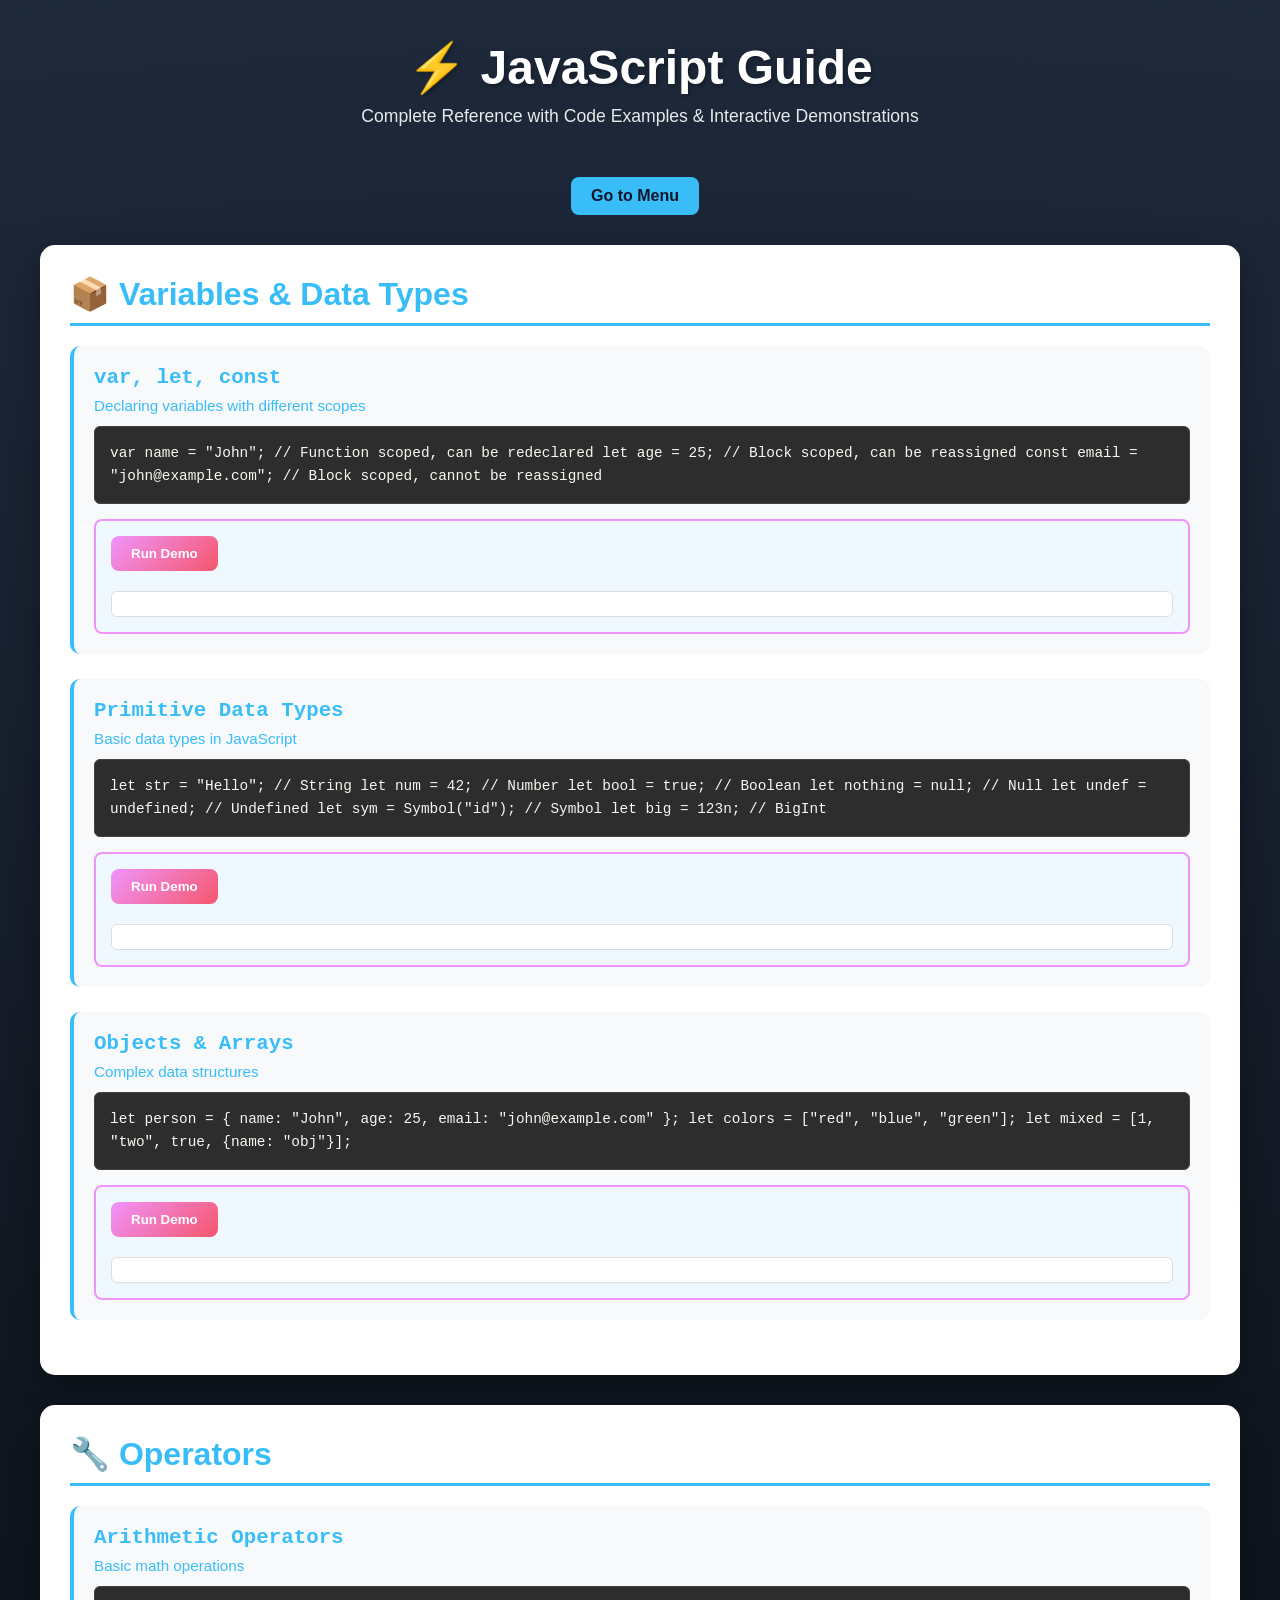
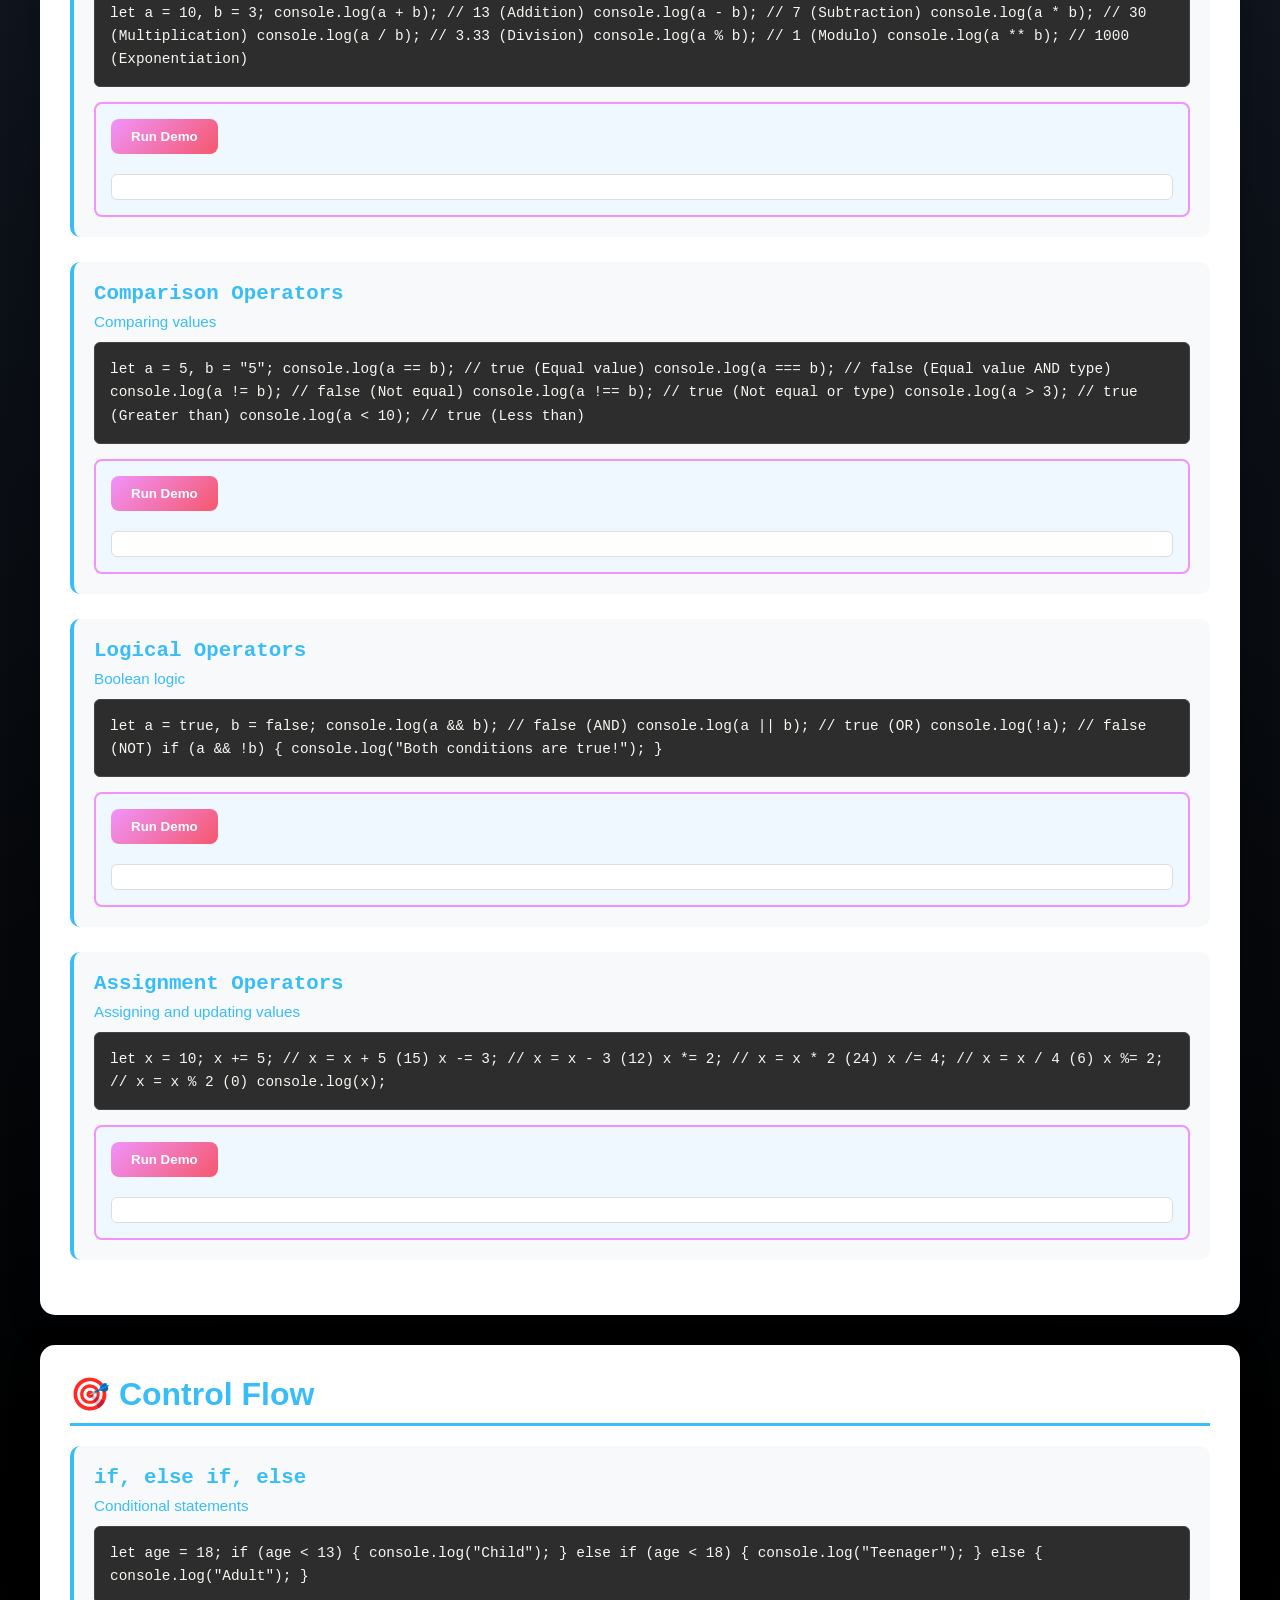
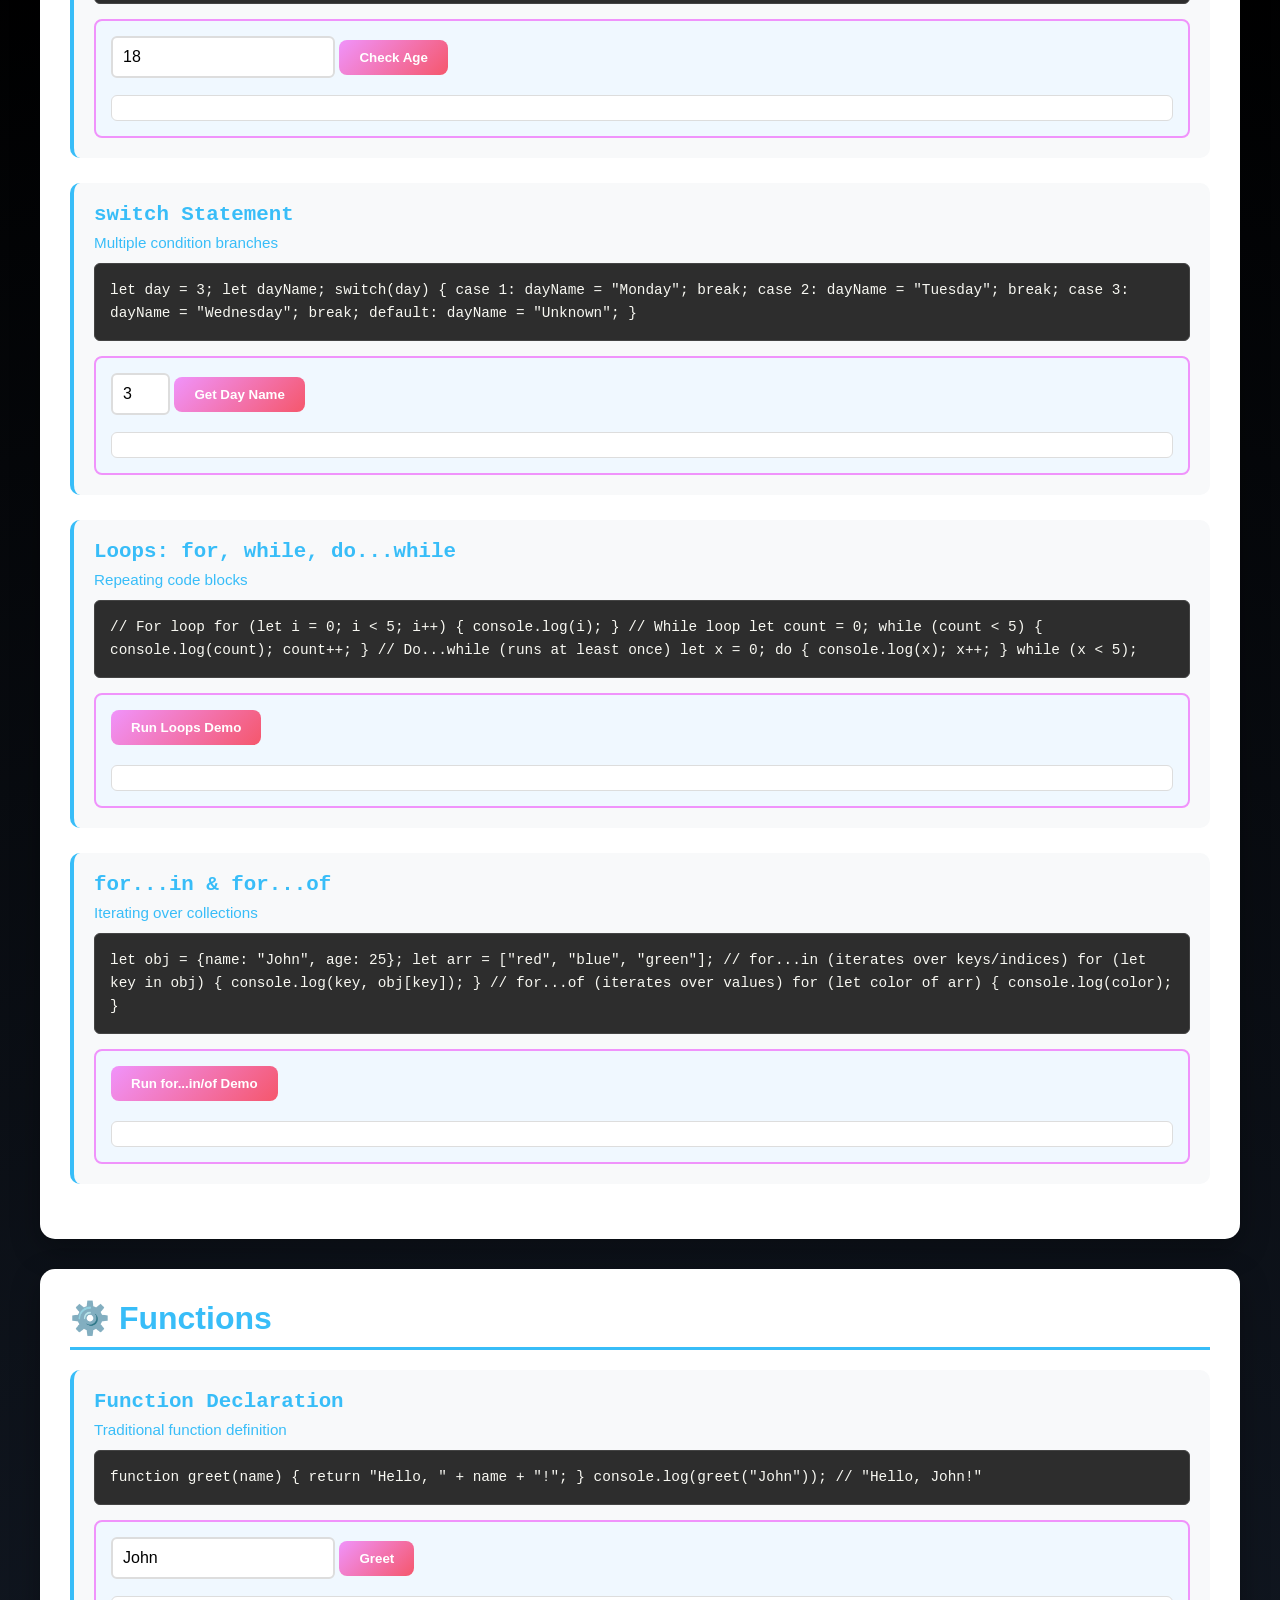
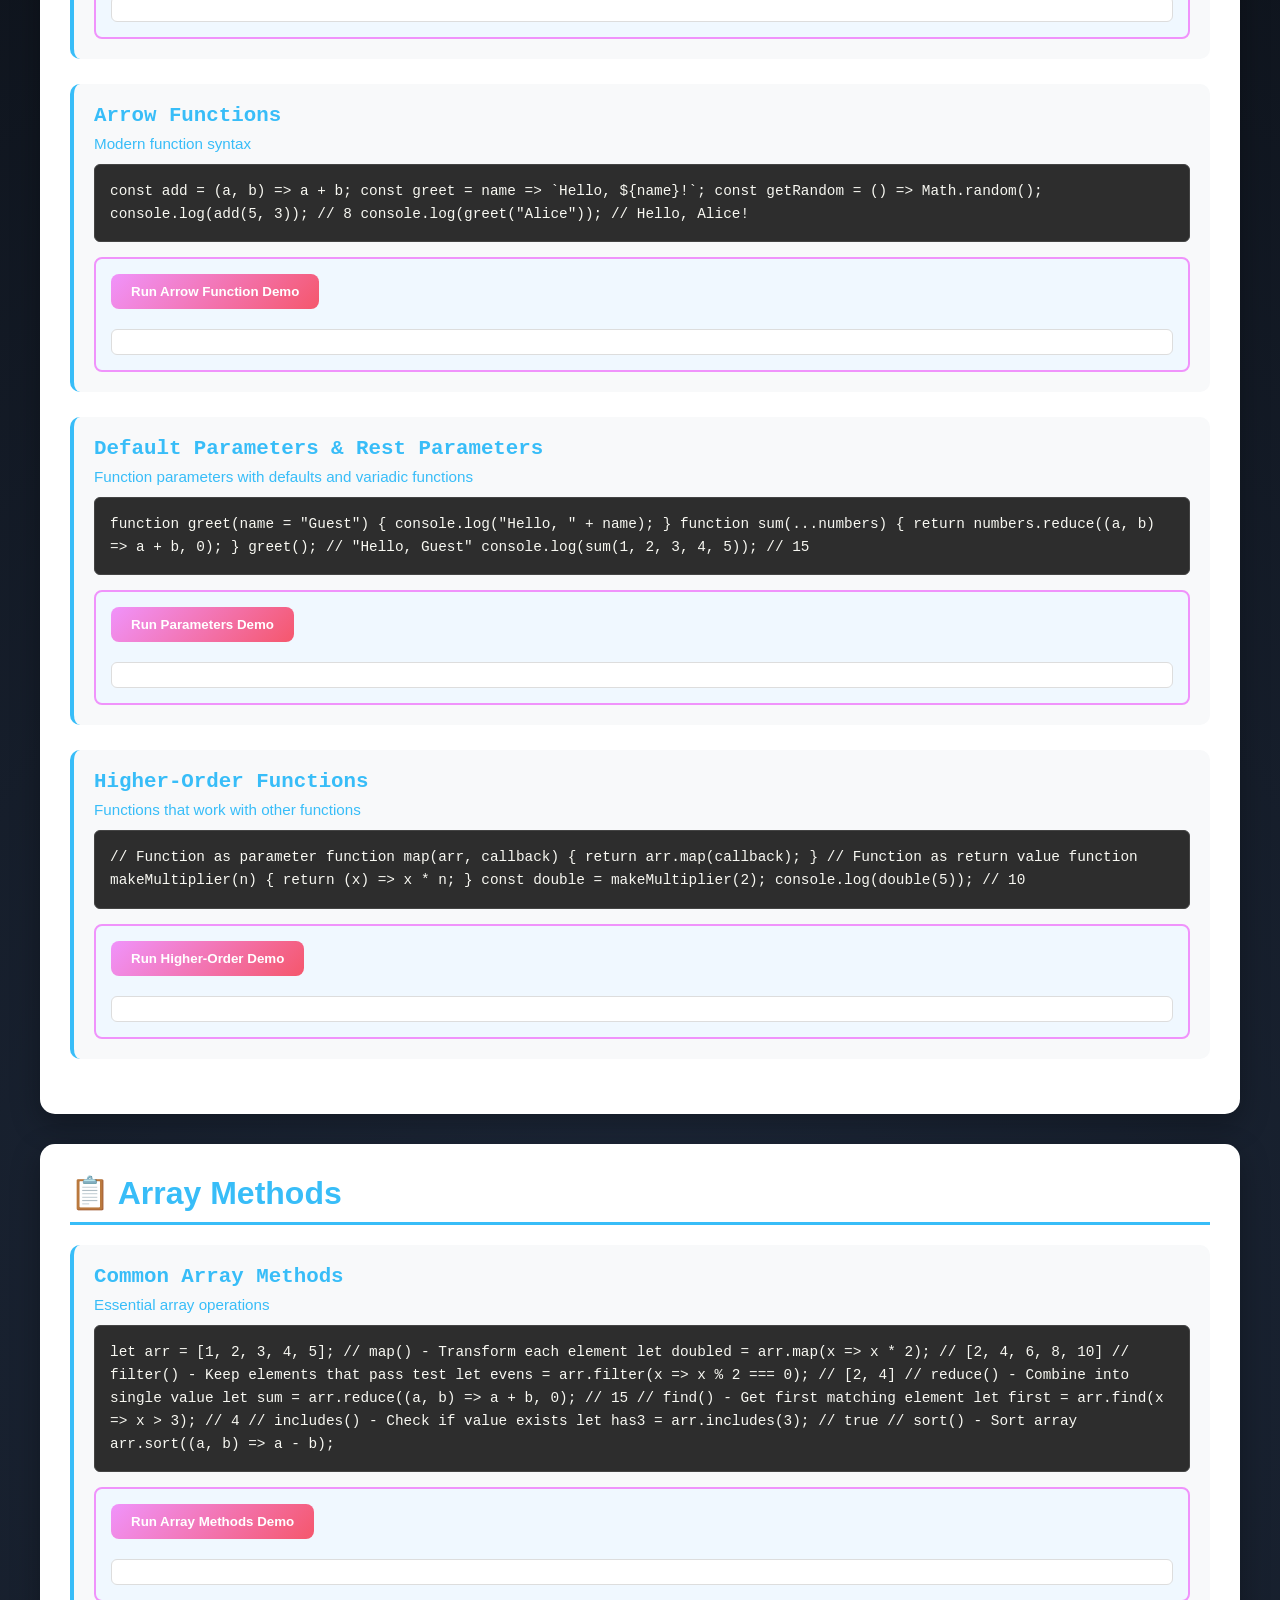
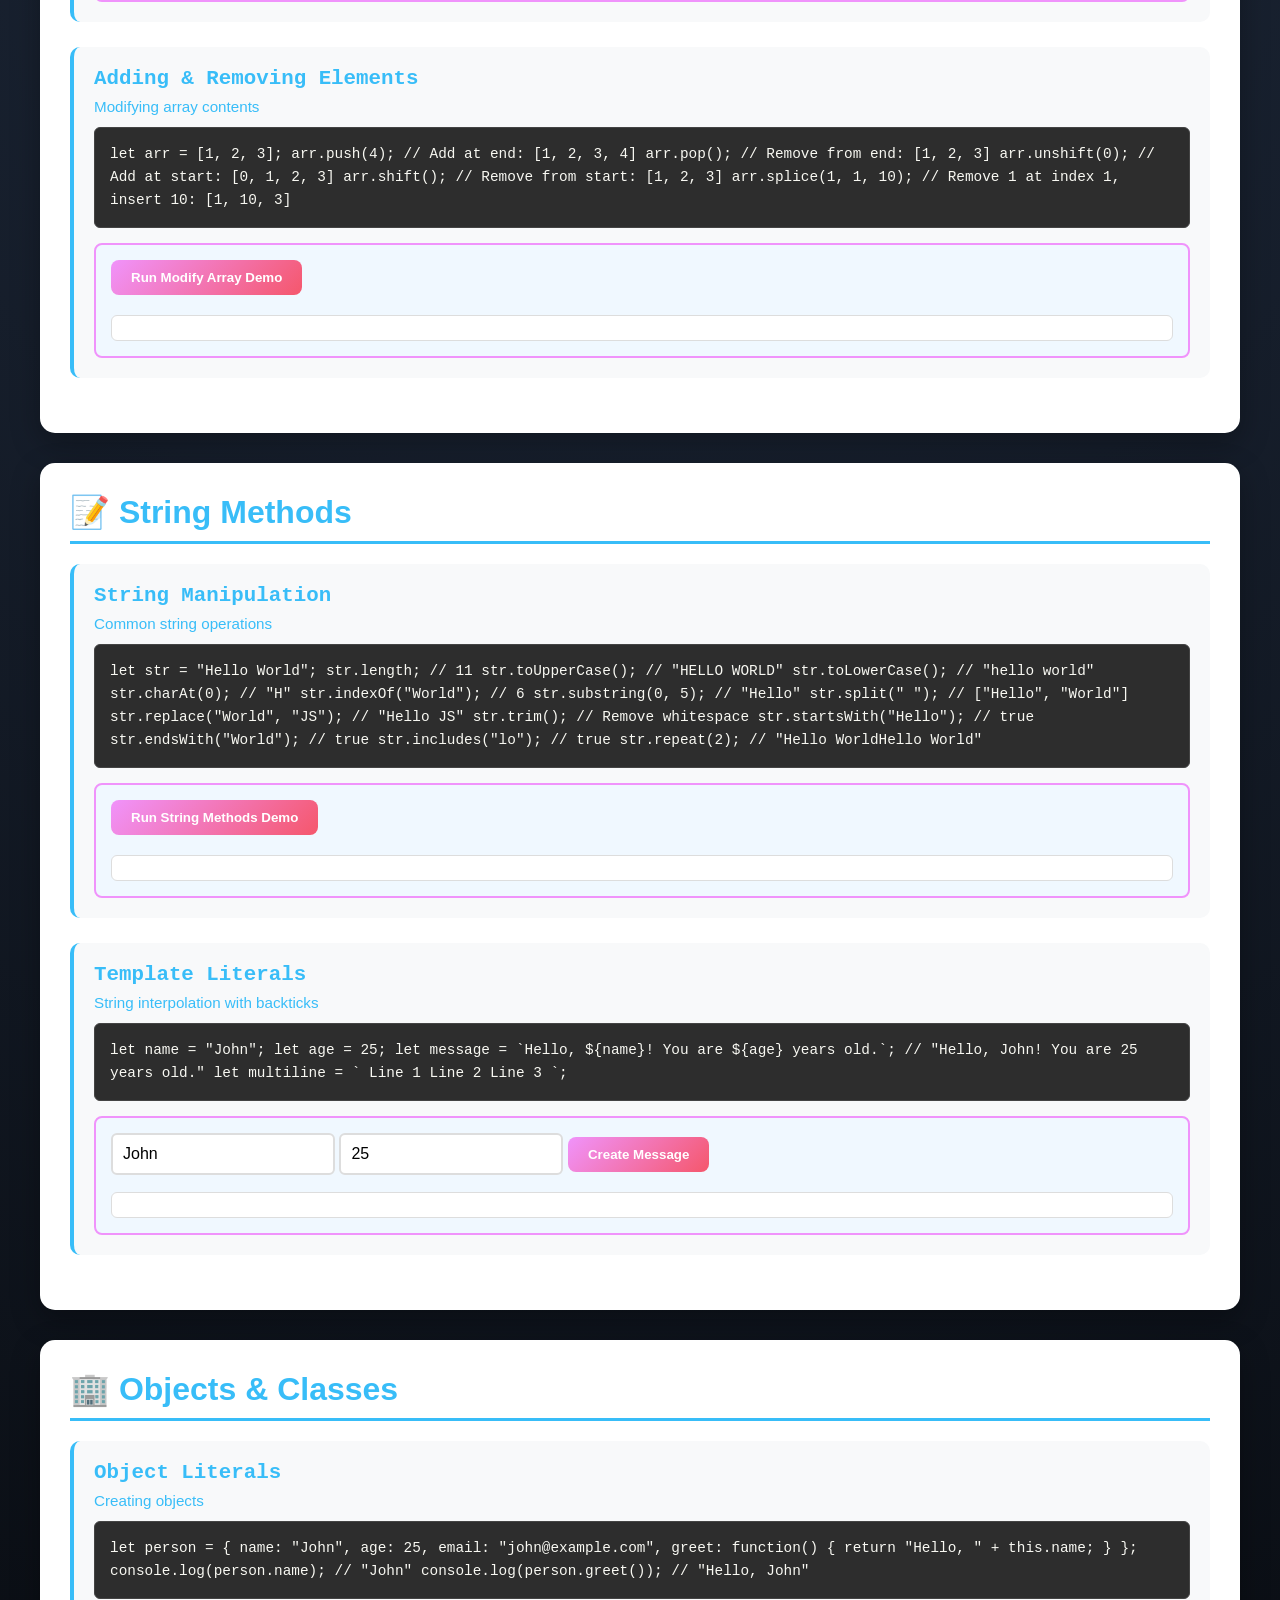
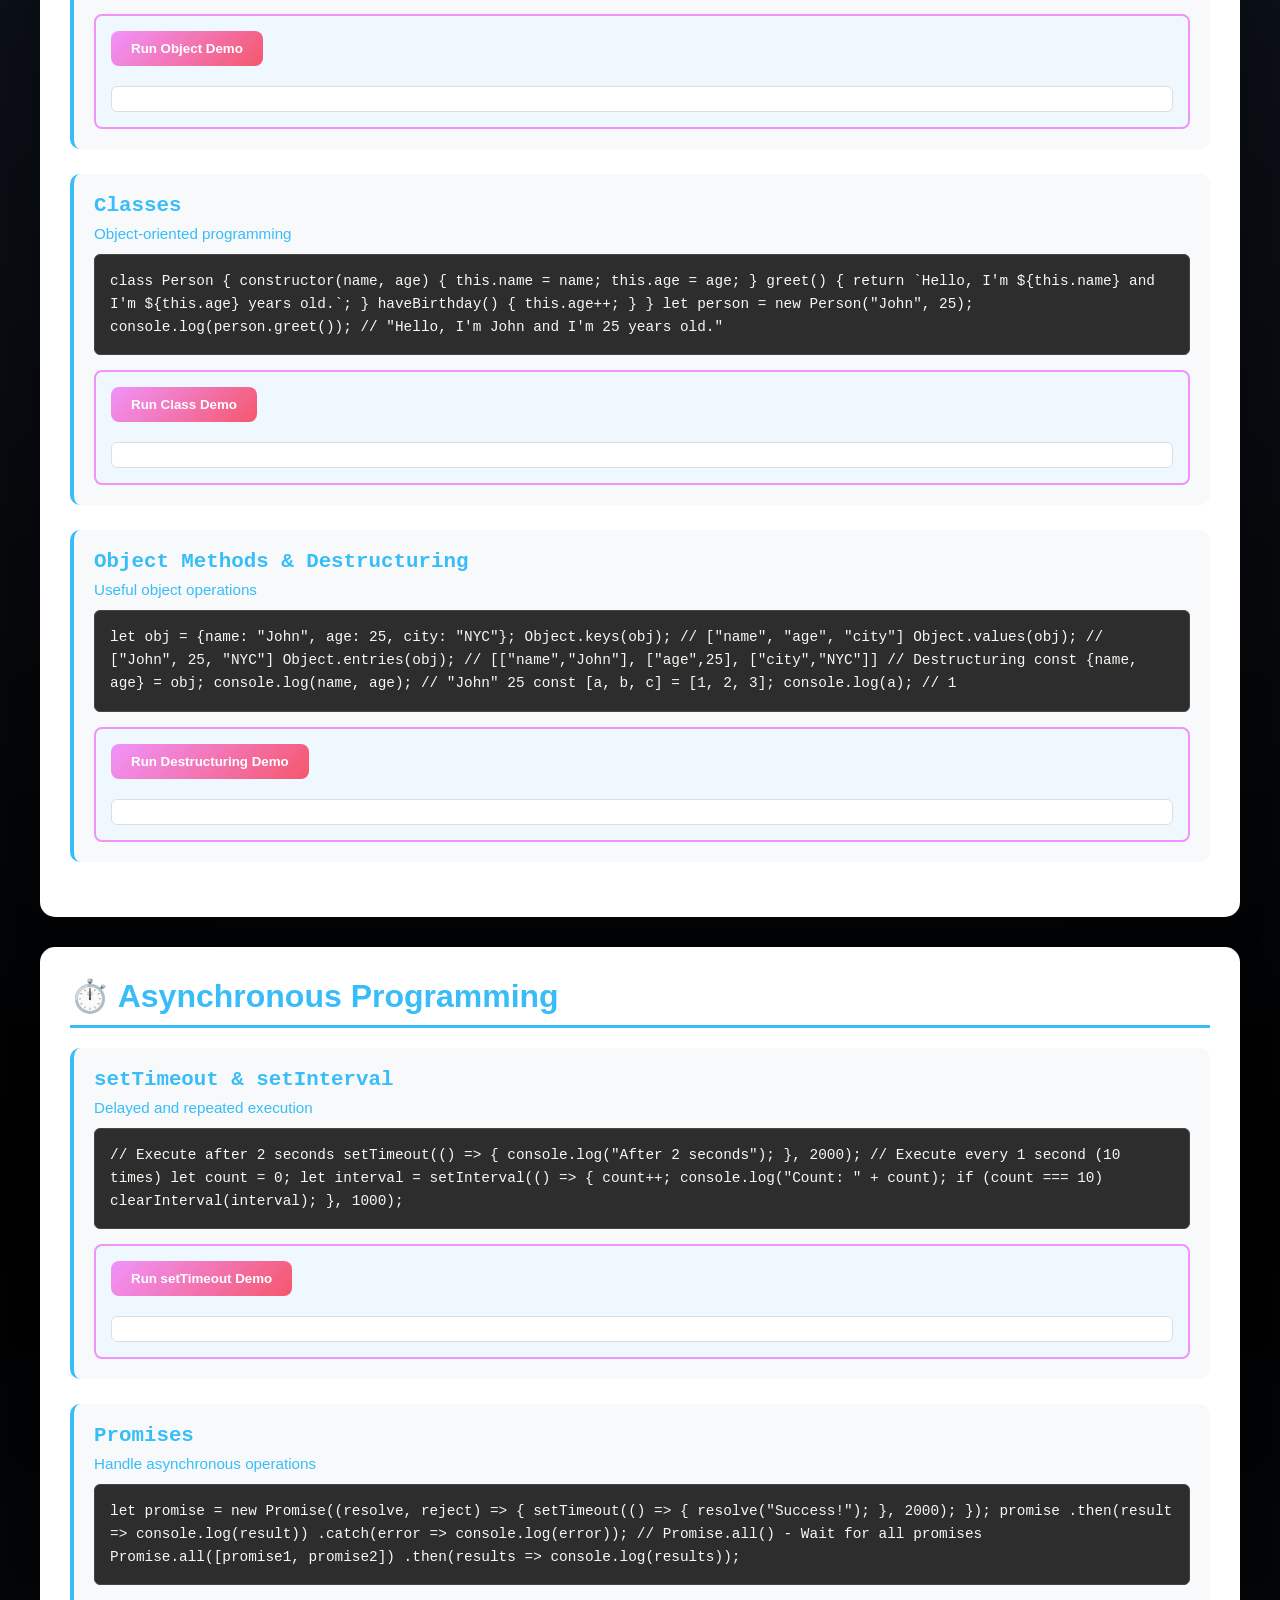
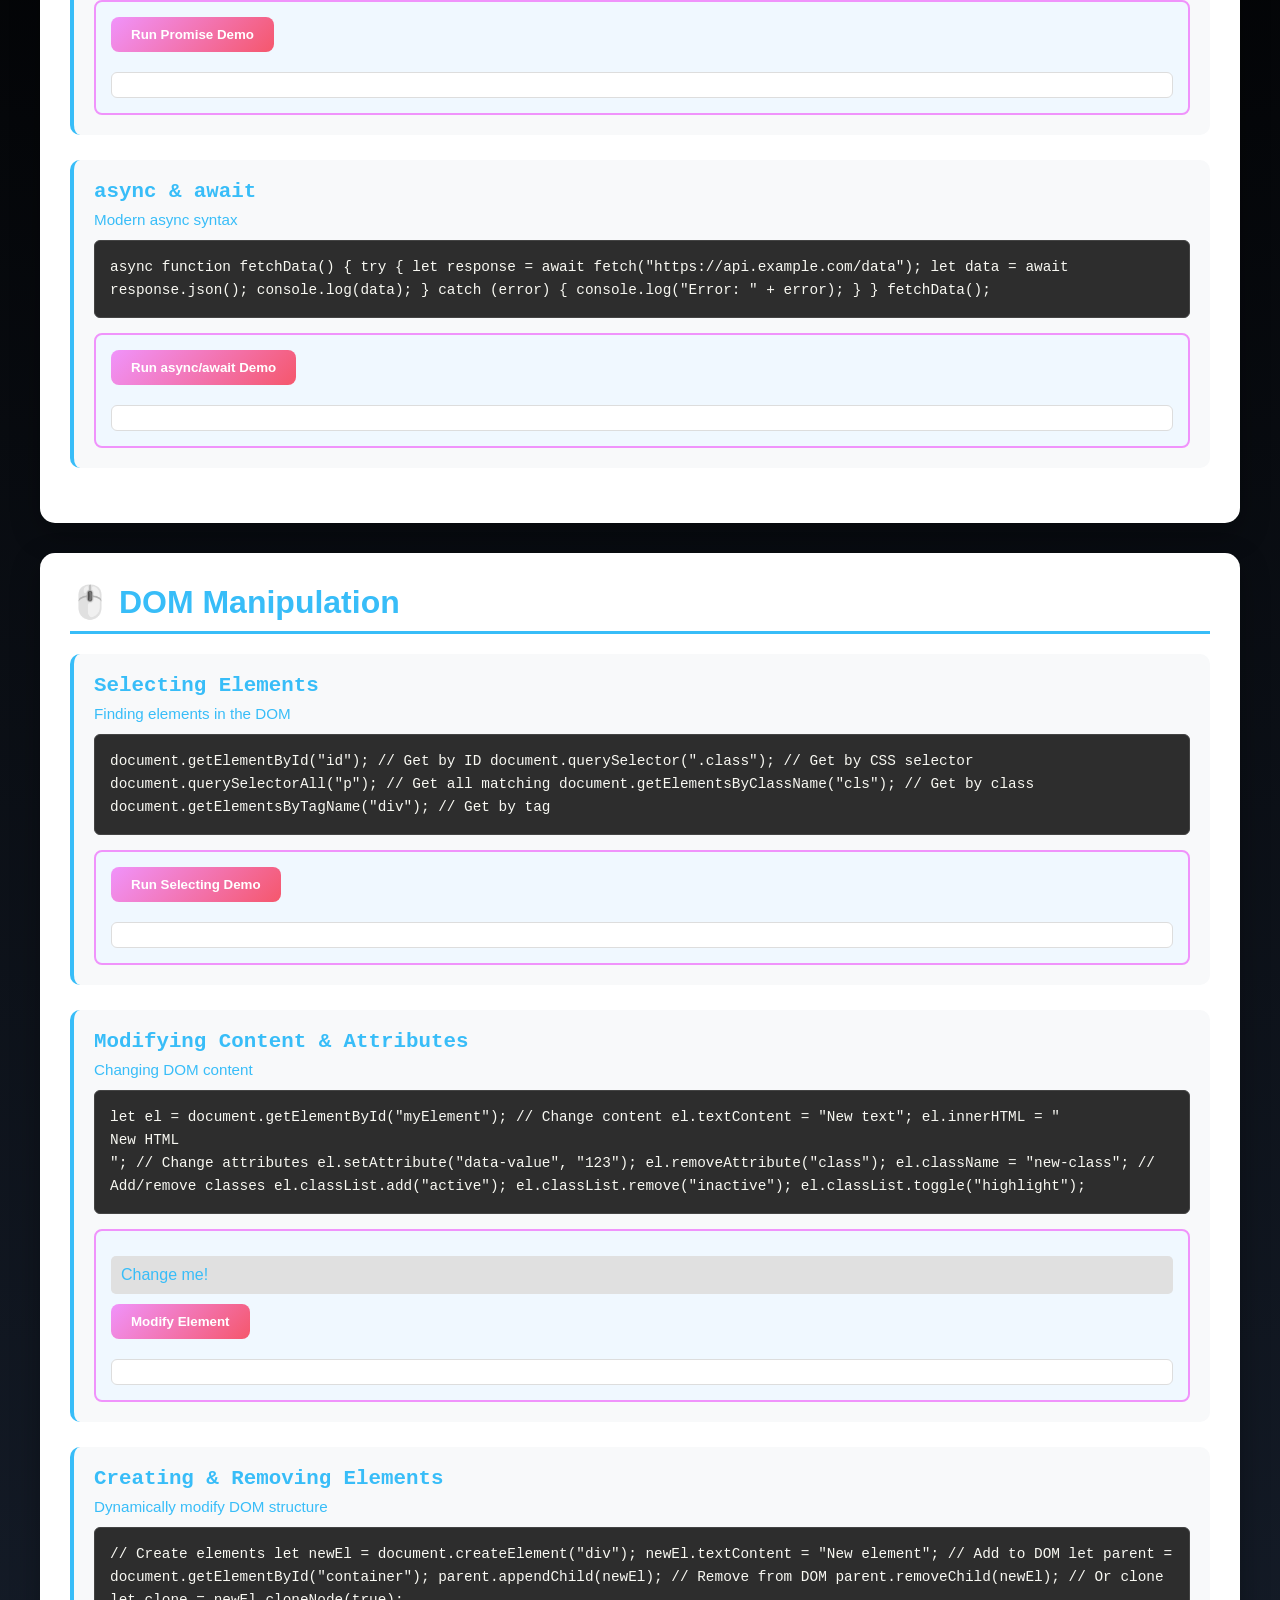
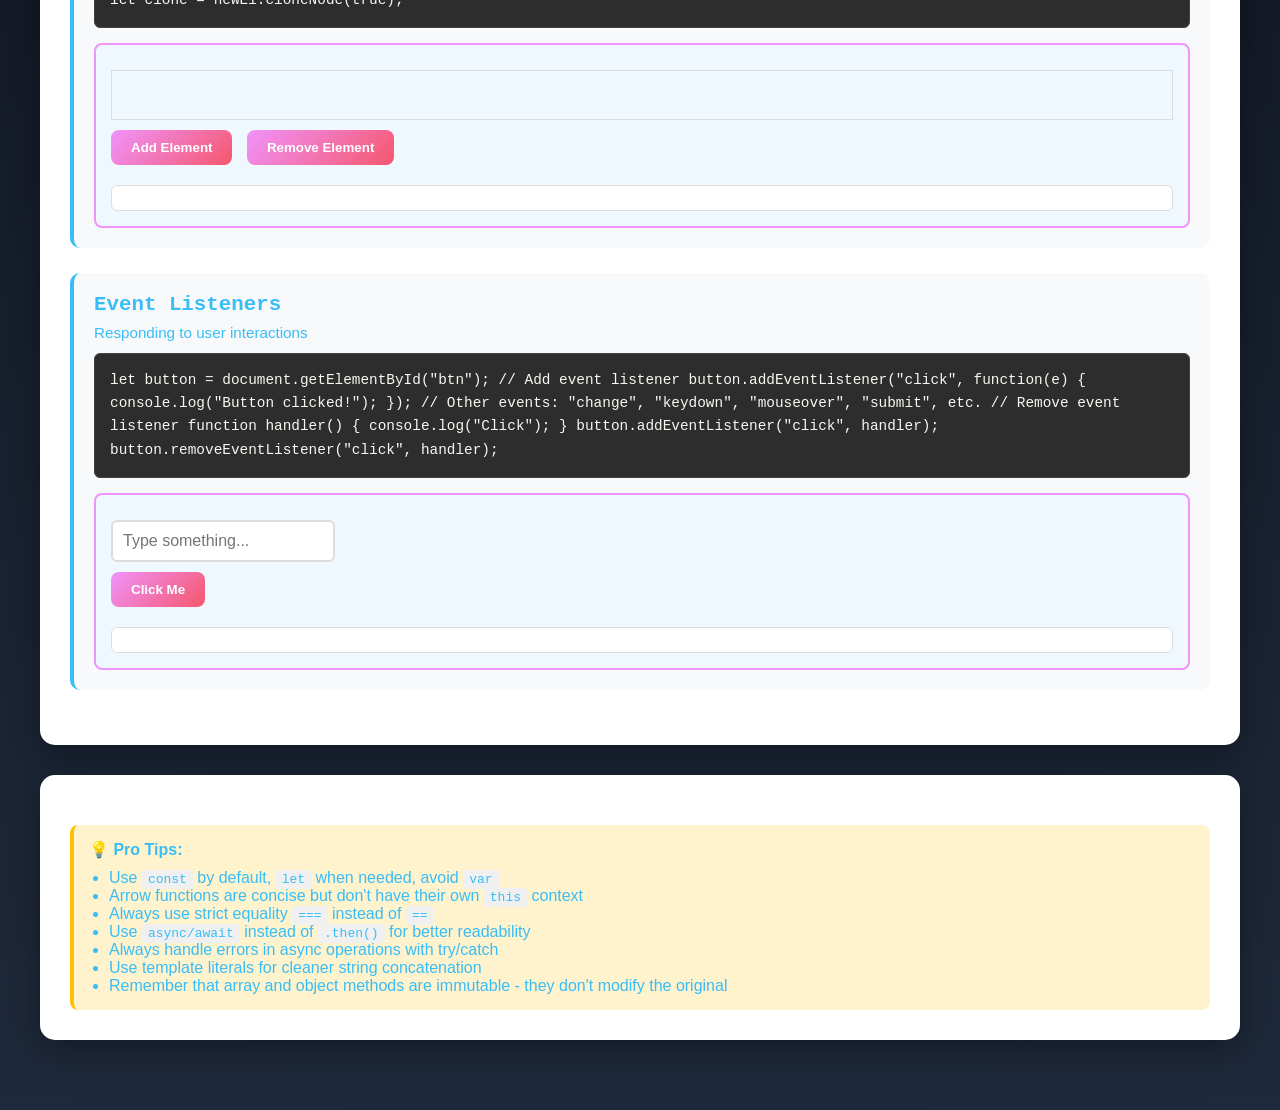
<file: JumpCode/javascript-jumpcode.html>
<!DOCTYPE html>
<html lang="en">
<head>
    <meta charset="UTF-8">
    <meta name="viewport" content="width=device-width, initial-scale=1.0">
    <title>JumpCode - JavaScript code</title>
    <style>
        * {
            margin: 0;
            padding: 0;
            box-sizing: border-box;
        }

        body {
            font-family: 'Segoe UI', Tahoma, Geneva, Verdana, sans-serif;
            /* changed to a radial gradient as requested */
            background: radial-gradient(circle at center, #1e293b, #000000, #1e293b);
            /* primary text color set to a blue tint with shadow */
            color: #38bdf8;
            
            min-height: 100vh;
            padding: 40px 20px;
        }

        .container {
            max-width: 1200px;
            margin: 0 auto;
        }

        header {
            text-align: center;
            color: white;
            margin-bottom: 50px;
            animation: slideDown 0.6s ease;
        }

        header h1 {
            font-size: 3em;
            margin-bottom: 10px;
            text-shadow: 2px 2px 4px rgba(0,0,0,0.3);
        }

        header p {
            font-size: 1.1em;
            opacity: 0.9;
        }

        .section {
            background: white;
            border-radius: 15px;
            padding: 30px;
            margin-bottom: 30px;
            box-shadow: 0 10px 30px rgba(0,0,0,0.3);
            animation: slideUp 0.6s ease;
        }

        .section h2 {
            color: #38bdf8;
            font-size: 2em;
            margin-bottom: 20px;
            border-bottom: 3px solid #38bdf8;
            padding-bottom: 10px;
        }

        .code-card {
            margin-bottom: 25px;
            padding: 20px;
            background: #f8f9fa;
            border-radius: 10px;
            border-left: 4px solid #38bdf8;
        }

        .code-title {
            font-weight: 700;
            color: #38bdf8;
            font-size: 1.3em;
            margin-bottom: 8px;
            font-family: 'Courier New', monospace;
        }

        .description {
            font-size: 0.95em;
            color: #38bdf8;
            margin-bottom: 12px;
        }

        .code-block {
            background: #2d2d2d;
            color: #f8f8f2;
            padding: 15px;
            border-radius: 6px;
            margin-bottom: 12px;
            font-size: 0.9em;
            overflow-x: auto;
            font-family: 'Courier New', monospace;
            line-height: 1.6;
            border: 1px solid #444;
        }

        .demo {
            margin-top: 15px;
            padding: 15px;
            background: #f0f8ff;
            border-radius: 8px;
            border: 2px solid #f093fb;
        }

        .output {
            background: white;
            padding: 12px;
            border-radius: 6px;
            font-family: 'Courier New', monospace;
            color: #333;
            border: 1px solid #ddd;
            margin-top: 10px;
        }

        button {
            background: linear-gradient(135deg, #f093fb 0%, #f5576c 100%);
            color: white;
            border: none;
            padding: 10px 20px;
            border-radius: 8px;
            cursor: pointer;
            font-weight: 600;
            transition: all 0.3s ease;
            margin-right: 10px;
            margin-bottom: 10px;
        }

        button:hover {
            transform: translateY(-3px);
            box-shadow: 0 5px 15px rgba(245, 87, 108, 0.4);
        }

        input, textarea, select {
            padding: 10px;
            border: 2px solid #ddd;
            border-radius: 6px;
            font-size: 1em;
            font-family: inherit;
            transition: all 0.3s ease;
        }

        input:focus, textarea:focus, select:focus {
            outline: none;
            border-color: #f093fb;
            box-shadow: 0 0 10px rgba(240, 147, 251, 0.3);
        }

        .highlight {
            background: #fff3cd;
            padding: 15px;
            border-radius: 8px;
            margin-top: 20px;
            border-left: 4px solid #ffc107;
        }

        .example-group {
            display: grid;
            grid-template-columns: 1fr 1fr;
            gap: 15px;
            margin-top: 15px;
        }

        table {
            width: 100%;
            border-collapse: collapse;
            margin-top: 15px;
            background: white;
        }

        table th, table td {
            padding: 12px;
            text-align: left;
            border-bottom: 1px solid #ddd;
        }

        table th {
            background: #f0f0f0;
            font-weight: 600;
            color: #f5576c;
        }

        table tr:hover {
            background: #f9f9f9;
        }

        .method-box {
            background: #f0f8ff;
            padding: 15px;
            border-radius: 8px;
            margin-top: 10px;
            border: 1px solid #b3d9ff;
        }

        .method-name {
            font-weight: 600;
            color: #f5576c;
            font-family: 'Courier New', monospace;
            margin-bottom: 8px;
        }

        @keyframes slideDown {
            from {
                opacity: 0;
                transform: translateY(-20px);
            }
            to {
                opacity: 1;
                transform: translateY(0);
            }
        }

        @keyframes slideUp {
            from {
                opacity: 0;
                transform: translateY(20px);
            }
            to {
                opacity: 1;
                transform: translateY(0);
            }
        }

        @media (max-width: 768px) {
            header h1 {
                font-size: 2em;
            }
            .example-group {
                grid-template-columns: 1fr;
            }
        }
    </style>
</head>
<body>
    <div class="container">
        <header>
            <h1>⚡ JavaScript Guide</h1>
            <p>Complete Reference with Code Examples & Interactive Demonstrations</p>
        </header>
        <!-- link back to menu.html -->
        <div style="text-align:center; margin:20px 0;">
            <button onclick="window.location.href='jumpcode-code.html'" style="padding:10px 20px; font-size:1em; border:none; border-radius:8px; background:#38bdf8; color:#0f172a; cursor:pointer;">Go to Menu</button>
        </div>

        <!-- VARIABLES & DATA TYPES -->
        <div class="section">
            <h2>📦 Variables & Data Types</h2>

            <div class="code-card">
                <div class="code-title">var, let, const</div>
                <div class="description">Declaring variables with different scopes</div>
                <div class="code-block">var name = "John";      // Function scoped, can be redeclared
let age = 25;           // Block scoped, can be reassigned
const email = "john@example.com"; // Block scoped, cannot be reassigned</div>
                <div class="demo">
                    <button onclick="varLetConstDemo()">Run Demo</button>
                    <div class="output" id="demo1"></div>
                </div>
            </div>

            <div class="code-card">
                <div class="code-title">Primitive Data Types</div>
                <div class="description">Basic data types in JavaScript</div>
                <div class="code-block">let str = "Hello";          // String
let num = 42;              // Number
let bool = true;           // Boolean
let nothing = null;        // Null
let undef = undefined;     // Undefined
let sym = Symbol("id");    // Symbol
let big = 123n;            // BigInt</div>
                <div class="demo">
                    <button onclick="dataTypesDemo()">Run Demo</button>
                    <div class="output" id="demo2"></div>
                </div>
            </div>

            <div class="code-card">
                <div class="code-title">Objects & Arrays</div>
                <div class="description">Complex data structures</div>
                <div class="code-block">let person = {
  name: "John",
  age: 25,
  email: "john@example.com"
};

let colors = ["red", "blue", "green"];
let mixed = [1, "two", true, {name: "obj"}];</div>
                <div class="demo">
                    <button onclick="objectsArraysDemo()">Run Demo</button>
                    <div class="output" id="demo3"></div>
                </div>
            </div>
        </div>

        <!-- OPERATORS -->
        <div class="section">
            <h2>🔧 Operators</h2>

            <div class="code-card">
                <div class="code-title">Arithmetic Operators</div>
                <div class="description">Basic math operations</div>
                <div class="code-block">let a = 10, b = 3;
console.log(a + b);    // 13 (Addition)
console.log(a - b);    // 7  (Subtraction)
console.log(a * b);    // 30 (Multiplication)
console.log(a / b);    // 3.33 (Division)
console.log(a % b);    // 1  (Modulo)
console.log(a ** b);   // 1000 (Exponentiation)</div>
                <div class="demo">
                    <button onclick="arithmeticDemo()">Run Demo</button>
                    <div class="output" id="demo4"></div>
                </div>
            </div>

            <div class="code-card">
                <div class="code-title">Comparison Operators</div>
                <div class="description">Comparing values</div>
                <div class="code-block">let a = 5, b = "5";
console.log(a == b);   // true (Equal value)
console.log(a === b);  // false (Equal value AND type)
console.log(a != b);   // false (Not equal)
console.log(a !== b);  // true (Not equal or type)
console.log(a > 3);    // true (Greater than)
console.log(a < 10);   // true (Less than)</div>
                <div class="demo">
                    <button onclick="comparisonDemo()">Run Demo</button>
                    <div class="output" id="demo5"></div>
                </div>
            </div>

            <div class="code-card">
                <div class="code-title">Logical Operators</div>
                <div class="description">Boolean logic</div>
                <div class="code-block">let a = true, b = false;
console.log(a && b);   // false (AND)
console.log(a || b);   // true (OR)
console.log(!a);       // false (NOT)

if (a && !b) {
  console.log("Both conditions are true!");
}</div>
                <div class="demo">
                    <button onclick="logicalDemo()">Run Demo</button>
                    <div class="output" id="demo6"></div>
                </div>
            </div>

            <div class="code-card">
                <div class="code-title">Assignment Operators</div>
                <div class="description">Assigning and updating values</div>
                <div class="code-block">let x = 10;
x += 5;   // x = x + 5  (15)
x -= 3;   // x = x - 3  (12)
x *= 2;   // x = x * 2  (24)
x /= 4;   // x = x / 4  (6)
x %= 2;   // x = x % 2  (0)
console.log(x);</div>
                <div class="demo">
                    <button onclick="assignmentDemo()">Run Demo</button>
                    <div class="output" id="demo7"></div>
                </div>
            </div>
        </div>

        <!-- CONTROL FLOW -->
        <div class="section">
            <h2>🎯 Control Flow</h2>

            <div class="code-card">
                <div class="code-title">if, else if, else</div>
                <div class="description">Conditional statements</div>
                <div class="code-block">let age = 18;

if (age < 13) {
  console.log("Child");
} else if (age < 18) {
  console.log("Teenager");
} else {
  console.log("Adult");
}</div>
                <div class="demo">
                    <input type="number" id="ageInput" placeholder="Enter age" value="18">
                    <button onclick="ifElseDemo()">Check Age</button>
                    <div class="output" id="demo8"></div>
                </div>
            </div>

            <div class="code-card">
                <div class="code-title">switch Statement</div>
                <div class="description">Multiple condition branches</div>
                <div class="code-block">let day = 3;
let dayName;

switch(day) {
  case 1:
    dayName = "Monday";
    break;
  case 2:
    dayName = "Tuesday";
    break;
  case 3:
    dayName = "Wednesday";
    break;
  default:
    dayName = "Unknown";
}</div>
                <div class="demo">
                    <input type="number" id="dayInput" placeholder="Enter day (1-7)" value="3" min="1" max="7">
                    <button onclick="switchDemo()">Get Day Name</button>
                    <div class="output" id="demo9"></div>
                </div>
            </div>

            <div class="code-card">
                <div class="code-title">Loops: for, while, do...while</div>
                <div class="description">Repeating code blocks</div>
                <div class="code-block">// For loop
for (let i = 0; i < 5; i++) {
  console.log(i);
}

// While loop
let count = 0;
while (count < 5) {
  console.log(count);
  count++;
}

// Do...while (runs at least once)
let x = 0;
do {
  console.log(x);
  x++;
} while (x < 5);</div>
                <div class="demo">
                    <button onclick="loopsDemo()">Run Loops Demo</button>
                    <div class="output" id="demo10"></div>
                </div>
            </div>

            <div class="code-card">
                <div class="code-title">for...in & for...of</div>
                <div class="description">Iterating over collections</div>
                <div class="code-block">let obj = {name: "John", age: 25};
let arr = ["red", "blue", "green"];

// for...in (iterates over keys/indices)
for (let key in obj) {
  console.log(key, obj[key]);
}

// for...of (iterates over values)
for (let color of arr) {
  console.log(color);
}</div>
                <div class="demo">
                    <button onclick="forInOfDemo()">Run for...in/of Demo</button>
                    <div class="output" id="demo11"></div>
                </div>
            </div>
        </div>

        <!-- FUNCTIONS -->
        <div class="section">
            <h2>⚙️ Functions</h2>

            <div class="code-card">
                <div class="code-title">Function Declaration</div>
                <div class="description">Traditional function definition</div>
                <div class="code-block">function greet(name) {
  return "Hello, " + name + "!";
}

console.log(greet("John"));  // "Hello, John!"</div>
                <div class="demo">
                    <input type="text" id="nameInput1" placeholder="Enter your name" value="John">
                    <button onclick="functionDeclDemo()">Greet</button>
                    <div class="output" id="demo12"></div>
                </div>
            </div>

            <div class="code-card">
                <div class="code-title">Arrow Functions</div>
                <div class="description">Modern function syntax</div>
                <div class="code-block">const add = (a, b) => a + b;
const greet = name => `Hello, ${name}!`;
const getRandom = () => Math.random();

console.log(add(5, 3));           // 8
console.log(greet("Alice"));      // Hello, Alice!</div>
                <div class="demo">
                    <button onclick="arrowFunctionDemo()">Run Arrow Function Demo</button>
                    <div class="output" id="demo13"></div>
                </div>
            </div>

            <div class="code-card">
                <div class="code-title">Default Parameters & Rest Parameters</div>
                <div class="description">Function parameters with defaults and variadic functions</div>
                <div class="code-block">function greet(name = "Guest") {
  console.log("Hello, " + name);
}

function sum(...numbers) {
  return numbers.reduce((a, b) => a + b, 0);
}

greet();           // "Hello, Guest"
console.log(sum(1, 2, 3, 4, 5));  // 15</div>
                <div class="demo">
                    <button onclick="parametersDemo()">Run Parameters Demo</button>
                    <div class="output" id="demo14"></div>
                </div>
            </div>

            <div class="code-card">
                <div class="code-title">Higher-Order Functions</div>
                <div class="description">Functions that work with other functions</div>
                <div class="code-block">// Function as parameter
function map(arr, callback) {
  return arr.map(callback);
}

// Function as return value
function makeMultiplier(n) {
  return (x) => x * n;
}

const double = makeMultiplier(2);
console.log(double(5));  // 10</div>
                <div class="demo">
                    <button onclick="higherOrderDemo()">Run Higher-Order Demo</button>
                    <div class="output" id="demo15"></div>
                </div>
            </div>
        </div>

        <!-- ARRAY METHODS -->
        <div class="section">
            <h2>📋 Array Methods</h2>

            <div class="code-card">
                <div class="code-title">Common Array Methods</div>
                <div class="description">Essential array operations</div>
                <div class="code-block">let arr = [1, 2, 3, 4, 5];

// map() - Transform each element
let doubled = arr.map(x => x * 2);  // [2, 4, 6, 8, 10]

// filter() - Keep elements that pass test
let evens = arr.filter(x => x % 2 === 0);  // [2, 4]

// reduce() - Combine into single value
let sum = arr.reduce((a, b) => a + b, 0);  // 15

// find() - Get first matching element
let first = arr.find(x => x > 3);  // 4

// includes() - Check if value exists
let has3 = arr.includes(3);  // true

// sort() - Sort array
arr.sort((a, b) => a - b);</div>
                <div class="demo">
                    <button onclick="arrayMethodsDemo()">Run Array Methods Demo</button>
                    <div class="output" id="demo16"></div>
                </div>
            </div>

            <div class="code-card">
                <div class="code-title">Adding & Removing Elements</div>
                <div class="description">Modifying array contents</div>
                <div class="code-block">let arr = [1, 2, 3];

arr.push(4);           // Add at end: [1, 2, 3, 4]
arr.pop();             // Remove from end: [1, 2, 3]
arr.unshift(0);        // Add at start: [0, 1, 2, 3]
arr.shift();           // Remove from start: [1, 2, 3]
arr.splice(1, 1, 10);  // Remove 1 at index 1, insert 10: [1, 10, 3]</div>
                <div class="demo">
                    <button onclick="arrayModifyDemo()">Run Modify Array Demo</button>
                    <div class="output" id="demo17"></div>
                </div>
            </div>
        </div>

        <!-- STRING METHODS -->
        <div class="section">
            <h2>📝 String Methods</h2>

            <div class="code-card">
                <div class="code-title">String Manipulation</div>
                <div class="description">Common string operations</div>
                <div class="code-block">let str = "Hello World";

str.length;                    // 11
str.toUpperCase();            // "HELLO WORLD"
str.toLowerCase();            // "hello world"
str.charAt(0);                // "H"
str.indexOf("World");         // 6
str.substring(0, 5);          // "Hello"
str.split(" ");               // ["Hello", "World"]
str.replace("World", "JS");   // "Hello JS"
str.trim();                   // Remove whitespace
str.startsWith("Hello");      // true
str.endsWith("World");        // true
str.includes("lo");           // true
str.repeat(2);                // "Hello WorldHello World"</div>
                <div class="demo">
                    <button onclick="stringMethodsDemo()">Run String Methods Demo</button>
                    <div class="output" id="demo18"></div>
                </div>
            </div>

            <div class="code-card">
                <div class="code-title">Template Literals</div>
                <div class="description">String interpolation with backticks</div>
                <div class="code-block">let name = "John";
let age = 25;

let message = `Hello, ${name}! You are ${age} years old.`;
// "Hello, John! You are 25 years old."

let multiline = `
  Line 1
  Line 2
  Line 3
`;</div>
                <div class="demo">
                    <input type="text" id="tplName" placeholder="Enter name" value="John">
                    <input type="number" id="tplAge" placeholder="Enter age" value="25">
                    <button onclick="templateLiteralDemo()">Create Message</button>
                    <div class="output" id="demo19"></div>
                </div>
            </div>
        </div>

        <!-- OBJECTS -->
        <div class="section">
            <h2>🏢 Objects & Classes</h2>

            <div class="code-card">
                <div class="code-title">Object Literals</div>
                <div class="description">Creating objects</div>
                <div class="code-block">let person = {
  name: "John",
  age: 25,
  email: "john@example.com",
  greet: function() {
    return "Hello, " + this.name;
  }
};

console.log(person.name);      // "John"
console.log(person.greet());   // "Hello, John"</div>
                <div class="demo">
                    <button onclick="objectLiteralDemo()">Run Object Demo</button>
                    <div class="output" id="demo20"></div>
                </div>
            </div>

            <div class="code-card">
                <div class="code-title">Classes</div>
                <div class="description">Object-oriented programming</div>
                <div class="code-block">class Person {
  constructor(name, age) {
    this.name = name;
    this.age = age;
  }

  greet() {
    return `Hello, I'm ${this.name} and I'm ${this.age} years old.`;
  }

  haveBirthday() {
    this.age++;
  }
}

let person = new Person("John", 25);
console.log(person.greet());    // "Hello, I'm John and I'm 25 years old."</div>
                <div class="demo">
                    <button onclick="classDemo()">Run Class Demo</button>
                    <div class="output" id="demo21"></div>
                </div>
            </div>

            <div class="code-card">
                <div class="code-title">Object Methods & Destructuring</div>
                <div class="description">Useful object operations</div>
                <div class="code-block">let obj = {name: "John", age: 25, city: "NYC"};

Object.keys(obj);      // ["name", "age", "city"]
Object.values(obj);    // ["John", 25, "NYC"]
Object.entries(obj);   // [["name","John"], ["age",25], ["city","NYC"]]

// Destructuring
const {name, age} = obj;
console.log(name, age);  // "John" 25

const [a, b, c] = [1, 2, 3];
console.log(a);  // 1</div>
                <div class="demo">
                    <button onclick="destructuringDemo()">Run Destructuring Demo</button>
                    <div class="output" id="demo22"></div>
                </div>
            </div>
        </div>

        <!-- ASYNC PROGRAMMING -->
        <div class="section">
            <h2>⏱️ Asynchronous Programming</h2>

            <div class="code-card">
                <div class="code-title">setTimeout & setInterval</div>
                <div class="description">Delayed and repeated execution</div>
                <div class="code-block">// Execute after 2 seconds
setTimeout(() => {
  console.log("After 2 seconds");
}, 2000);

// Execute every 1 second (10 times)
let count = 0;
let interval = setInterval(() => {
  count++;
  console.log("Count: " + count);
  if (count === 10) clearInterval(interval);
}, 1000);</div>
                <div class="demo">
                    <button onclick="setTimeoutDemo()">Run setTimeout Demo</button>
                    <div class="output" id="demo23"></div>
                </div>
            </div>

            <div class="code-card">
                <div class="code-title">Promises</div>
                <div class="description">Handle asynchronous operations</div>
                <div class="code-block">let promise = new Promise((resolve, reject) => {
  setTimeout(() => {
    resolve("Success!");
  }, 2000);
});

promise
  .then(result => console.log(result))
  .catch(error => console.log(error));

// Promise.all() - Wait for all promises
Promise.all([promise1, promise2])
  .then(results => console.log(results));</div>
                <div class="demo">
                    <button onclick="promiseDemo()">Run Promise Demo</button>
                    <div class="output" id="demo24"></div>
                </div>
            </div>

            <div class="code-card">
                <div class="code-title">async & await</div>
                <div class="description">Modern async syntax</div>
                <div class="code-block">async function fetchData() {
  try {
    let response = await fetch("https://api.example.com/data");
    let data = await response.json();
    console.log(data);
  } catch (error) {
    console.log("Error: " + error);
  }
}

fetchData();</div>
                <div class="demo">
                    <button onclick="asyncAwaitDemo()">Run async/await Demo</button>
                    <div class="output" id="demo25"></div>
                </div>
            </div>
        </div>

        <!-- DOM MANIPULATION -->
        <div class="section">
            <h2>🖱️ DOM Manipulation</h2>

            <div class="code-card">
                <div class="code-title">Selecting Elements</div>
                <div class="description">Finding elements in the DOM</div>
                <div class="code-block">document.getElementById("id");           // Get by ID
document.querySelector(".class");       // Get by CSS selector
document.querySelectorAll("p");        // Get all matching
document.getElementsByClassName("cls"); // Get by class
document.getElementsByTagName("div");  // Get by tag</div>
                <div class="demo">
                    <button onclick="selectingDemo()">Run Selecting Demo</button>
                    <div class="output" id="demo26"></div>
                </div>
            </div>

            <div class="code-card">
                <div class="code-title">Modifying Content & Attributes</div>
                <div class="description">Changing DOM content</div>
                <div class="code-block">let el = document.getElementById("myElement");

// Change content
el.textContent = "New text";
el.innerHTML = "<p>New HTML</p>";

// Change attributes
el.setAttribute("data-value", "123");
el.removeAttribute("class");
el.className = "new-class";

// Add/remove classes
el.classList.add("active");
el.classList.remove("inactive");
el.classList.toggle("highlight");</div>
                <div class="demo">
                    <div id="targetElement" style="padding: 10px; background: #e0e0e0; border-radius: 5px; margin: 10px 0;">Change me!</div>
                    <button onclick="modifyingDemo()">Modify Element</button>
                    <div class="output" id="demo27"></div>
                </div>
            </div>

            <div class="code-card">
                <div class="code-title">Creating & Removing Elements</div>
                <div class="description">Dynamically modify DOM structure</div>
                <div class="code-block">// Create elements
let newEl = document.createElement("div");
newEl.textContent = "New element";

// Add to DOM
let parent = document.getElementById("container");
parent.appendChild(newEl);

// Remove from DOM
parent.removeChild(newEl);

// Or clone
let clone = newEl.cloneNode(true);</div>
                <div class="demo">
                    <div id="container" style="border: 1px solid #ddd; padding: 10px; margin: 10px 0; min-height: 50px;"></div>
                    <button onclick="creatingDemo()">Add Element</button>
                    <button onclick="removingDemo()">Remove Element</button>
                    <div class="output" id="demo28"></div>
                </div>
            </div>

            <div class="code-card">
                <div class="code-title">Event Listeners</div>
                <div class="description">Responding to user interactions</div>
                <div class="code-block">let button = document.getElementById("btn");

// Add event listener
button.addEventListener("click", function(e) {
  console.log("Button clicked!");
});

// Other events: "change", "keydown", "mouseover", "submit", etc.

// Remove event listener
function handler() { console.log("Click"); }
button.addEventListener("click", handler);
button.removeEventListener("click", handler);</div>
                <div class="demo">
                    <input type="text" id="eventInput" placeholder="Type something..." style="display: block; margin: 10px 0;">
                    <button id="eventBtn" style="background: linear-gradient(135deg, #f093fb 0%, #f5576c 100%);">Click Me</button>
                    <div class="output" id="demo29"></div>
                </div>
            </div>
        </div>

        <!-- TIPS -->
        <div class="section">
            <div class="highlight">
                <strong>💡 Pro Tips:</strong>
                <ul style="margin-top: 10px; margin-left: 20px;">
                    <li>Use <code style="background: #f0f0f0; padding: 2px 6px; border-radius: 3px;">const</code> by default, <code style="background: #f0f0f0; padding: 2px 6px; border-radius: 3px;">let</code> when needed, avoid <code style="background: #f0f0f0; padding: 2px 6px; border-radius: 3px;">var</code></li>
                    <li>Arrow functions are concise but don't have their own <code style="background: #f0f0f0; padding: 2px 6px; border-radius: 3px;">this</code> context</li>
                    <li>Always use strict equality <code style="background: #f0f0f0; padding: 2px 6px; border-radius: 3px;">===</code> instead of <code style="background: #f0f0f0; padding: 2px 6px; border-radius: 3px;">==</code></li>
                    <li>Use <code style="background: #f0f0f0; padding: 2px 6px; border-radius: 3px;">async/await</code> instead of <code style="background: #f0f0f0; padding: 2px 6px; border-radius: 3px;">.then()</code> for better readability</li>
                    <li>Always handle errors in async operations with try/catch</li>
                    <li>Use template literals for cleaner string concatenation</li>
                    <li>Remember that array and object methods are immutable - they don't modify the original</li>
                </ul>
            </div>
        </div>
    </div>

    <script>
        // Demo Functions
        function varLetConstDemo() {
            let output = `<strong>var vs let vs const:</strong><br>`;
            output += `var x = 1; // Function scoped, can be redeclared<br>`;
            output += `let y = 2; // Block scoped, can be reassigned<br>`;
            output += `const z = 3; // Block scoped, cannot be reassigned<br><br>`;
            output += `z = 5; // ❌ Error: Assignment to constant variable`;
            document.getElementById('demo1').innerHTML = output;
        }

        function dataTypesDemo() {
            let output = `<strong>JavaScript Data Types:</strong><br>`;
            output += `String: "Hello" (${typeof "Hello"})<br>`;
            output += `Number: 42 (${typeof 42})<br>`;
            output += `Boolean: true (${typeof true})<br>`;
            output += `Null: null (${typeof null})<br>`;
            output += `Undefined: undefined (${typeof undefined})<br>`;
            output += `Object: {name: "John"} (${typeof {}})<br>`;
            output += `Array: [1,2,3] (${typeof []})`;
            document.getElementById('demo2').innerHTML = output;
        }

        function objectsArraysDemo() {
            let person = {name: "John", age: 25, email: "john@example.com"};
            let colors = ["red", "blue", "green"];
            let output = `<strong>Objects:</strong><br>`;
            output += `${JSON.stringify(person)}<br><br>`;
            output += `<strong>Arrays:</strong><br>`;
            output += `${JSON.stringify(colors)}`;
            document.getElementById('demo3').innerHTML = output;
        }

        function arithmeticDemo() {
            let a = 10, b = 3;
            let output = `<strong>Arithmetic Operations:</strong><br>`;
            output += `${a} + ${b} = ${a + b}<br>`;
            output += `${a} - ${b} = ${a - b}<br>`;
            output += `${a} * ${b} = ${a * b}<br>`;
            output += `${a} / ${b} = ${(a / b).toFixed(2)}<br>`;
            output += `${a} % ${b} = ${a % b}<br>`;
            output += `${a} ** ${b} = ${a ** b}`;
            document.getElementById('demo4').innerHTML = output;
        }

        function comparisonDemo() {
            let a = 5, b = "5";
            let output = `<strong>Comparison Operations:</strong><br>`;
            output += `${a} == "${b}" → ${a == b} (value equal)<br>`;
            output += `${a} === "${b}" → ${a === b} (value AND type equal)<br>`;
            output += `${a} != "${b}" → ${a != b}<br>`;
            output += `${a} !== "${b}" → ${a !== b}<br>`;
            output += `${a} > 3 → ${a > 3}<br>`;
            output += `${a} < 10 → ${a < 10}`;
            document.getElementById('demo5').innerHTML = output;
        }

        function logicalDemo() {
            let a = true, b = false;
            let output = `<strong>Logical Operations:</strong><br>`;
            output += `true && false = ${a && b} (AND)<br>`;
            output += `true || false = ${a || b} (OR)<br>`;
            output += `!true = ${!a} (NOT)<br><br>`;
            output += `✓ Logical operators are used in conditionals`;
            document.getElementById('demo6').innerHTML = output;
        }

        function assignmentDemo() {
            let x = 10;
            let initial = x;
            x += 5; let step1 = x;
            x -= 3; let step2 = x;
            x *= 2; let step3 = x;
            x /= 4; let step4 = x;
            let output = `<strong>Assignment Operators:</strong><br>`;
            output += `Initial: ${initial}<br>`;
            output += `After += 5: ${step1}<br>`;
            output += `After -= 3: ${step2}<br>`;
            output += `After *= 2: ${step3}<br>`;
            output += `After /= 4: ${step4}`;
            document.getElementById('demo7').innerHTML = output;
        }

        function ifElseDemo() {
            let age = parseInt(document.getElementById('ageInput').value);
            let result;
            if (age < 13) result = "Child";
            else if (age < 18) result = "Teenager";
            else result = "Adult";
            document.getElementById('demo8').innerHTML = `<strong>Age ${age}</strong> → ${result}`;
        }

        function switchDemo() {
            let day = parseInt(document.getElementById('dayInput').value);
            let days = ["", "Monday", "Tuesday", "Wednesday", "Thursday", "Friday", "Saturday", "Sunday"];
            let dayName = days[day] || "Invalid";
            document.getElementById('demo9').innerHTML = `Day ${day} → <strong>${dayName}</strong>`;
        }

        function loopsDemo() {
            let output = `<strong>Loop Examples:</strong><br>`;
            output += `For loop (0-4): `;
            for (let i = 0; i < 5; i++) output += i + " ";
            output += `<br>While loop (0-4): `;
            let count = 0;
            while (count < 5) { output += count + " "; count++; }
            document.getElementById('demo10').innerHTML = output;
        }

        function forInOfDemo() {
            let obj = {name: "John", age: 25};
            let arr = ["red", "blue", "green"];
            let output = `<strong>for...in (keys/indices):</strong><br>`;
            for (let key in obj) output += `${key}: ${obj[key]}<br>`;
            output += `<strong>for...of (values):</strong><br>`;
            for (let color of arr) output += `${color}<br>`;
            document.getElementById('demo11').innerHTML = output;
        }

        function functionDeclDemo() {
            let name = document.getElementById('nameInput1').value;
            function greet(n) { return "Hello, " + n + "!"; }
            document.getElementById('demo12').innerHTML = greet(name);
        }

        function arrowFunctionDemo() {
            const add = (a, b) => a + b;
            const greet = name => `Hello, ${name}!`;
            let output = `<strong>Arrow Functions:</strong><br>`;
            output += `add(5, 3) = ${add(5, 3)}<br>`;
            output += `greet("Alice") = ${greet("Alice")}<br>`;
            document.getElementById('demo13').innerHTML = output;
        }

        function parametersDemo() {
            function greet(name = "Guest") { return "Hello, " + name; }
            function sum(...numbers) { return numbers.reduce((a, b) => a + b, 0); }
            let output = `<strong>Parameters:</strong><br>`;
            output += `greet() = ${greet()}<br>`;
            output += `greet("John") = ${greet("John")}<br>`;
            output += `sum(1, 2, 3, 4, 5) = ${sum(1, 2, 3, 4, 5)}`;
            document.getElementById('demo14').innerHTML = output;
        }

        function higherOrderDemo() {
            const makeMultiplier = (n) => (x) => x * n;
            const double = makeMultiplier(2);
            const triple = makeMultiplier(3);
            let output = `<strong>Higher-Order Functions:</strong><br>`;
            output += `makeMultiplier(2)(5) = ${double(5)}<br>`;
            output += `makeMultiplier(3)(5) = ${triple(5)}`;
            document.getElementById('demo15').innerHTML = output;
        }

        function arrayMethodsDemo() {
            let arr = [1, 2, 3, 4, 5];
            let output = `<strong>Array Methods:</strong><br>`;
            output += `Original: [${arr}]<br>`;
            output += `map(x*2): [${arr.map(x => x * 2)}]<br>`;
            output += `filter(even): [${arr.filter(x => x % 2 === 0)}]<br>`;
            output += `reduce(sum): ${arr.reduce((a, b) => a + b, 0)}<br>`;
            output += `find(>3): ${arr.find(x => x > 3)}`;
            document.getElementById('demo16').innerHTML = output;
        }

        function arrayModifyDemo() {
            let arr = [1, 2, 3];
            let output = `<strong>Modifying Arrays:</strong><br>`;
            output += `Original: [${arr}]<br>`;
            arr.push(4);
            output += `After push(4): [${arr}]<br>`;
            arr.pop();
            output += `After pop(): [${arr}]<br>`;
            arr.unshift(0);
            output += `After unshift(0): [${arr}]`;
            document.getElementById('demo17').innerHTML = output;
        }

        function stringMethodsDemo() {
            let str = "Hello World";
            let output = `<strong>String Methods:</strong><br>`;
            output += `Original: "${str}"<br>`;
            output += `length: ${str.length}<br>`;
            output += `toUpperCase(): "${str.toUpperCase()}"<br>`;
            output += `toLowerCase(): "${str.toLowerCase()}"<br>`;
            output += `substring(0,5): "${str.substring(0, 5)}"<br>`;
            output += `split(" "): ["${str.split(" ").join('", "')}"]`;
            document.getElementById('demo18').innerHTML = output;
        }

        function templateLiteralDemo() {
            let name = document.getElementById('tplName').value;
            let age = document.getElementById('tplAge').value;
            let message = `Hello, ${name}! You are ${age} years old.`;
            document.getElementById('demo19').innerHTML = `<strong>Template Literal:</strong><br>${message}`;
        }

        function objectLiteralDemo() {
            let person = {name: "John", age: 25, email: "john@example.com", greet() { return `Hello, ${this.name}`; }};
            let output = `<strong>Object Literal:</strong><br>`;
            output += `Name: ${person.name}<br>`;
            output += `Age: ${person.age}<br>`;
            output += `Email: ${person.email}<br>`;
            output += `Greet: ${person.greet()}`;
            document.getElementById('demo20').innerHTML = output;
        }

        function classDemo() {
            class Person {
                constructor(name, age) { this.name = name; this.age = age; }
                greet() { return `Hello, I'm ${this.name} and I'm ${this.age} years old.`; }
            }
            let person = new Person("John", 25);
            let output = `<strong>Class Instance:</strong><br>`;
            output += `${person.greet()}`;
            document.getElementById('demo21').innerHTML = output;
        }

        function destructuringDemo() {
            let obj = {name: "John", age: 25, city: "NYC"};
            const {name, age} = obj;
            let output = `<strong>Destructuring:</strong><br>`;
            output += `Object: ${JSON.stringify(obj)}<br>`;
            output += `After destructuring: name="${name}", age=${age}<br>`;
            output += `Keys: ${Object.keys(obj).join(", ")}<br>`;
            output += `Values: ${Object.values(obj).join(", ")}`;
            document.getElementById('demo22').innerHTML = output;
        }

        function setTimeoutDemo() {
            let output = `Executing setTimeout...<br>`;
            document.getElementById('demo23').innerHTML = output;
            setTimeout(() => {
                document.getElementById('demo23').innerHTML = output + `✓ Executed after 2 seconds!`;
            }, 2000);
        }

        function promiseDemo() {
            let output = `Creating Promise...<br>`;
            document.getElementById('demo24').innerHTML = output;
            let promise = new Promise((resolve) => {
                setTimeout(() => resolve("Promise Resolved!"), 2000);
            });
            promise.then(result => {
                document.getElementById('demo24').innerHTML = output + `✓ ${result}`;
            });
        }

        function asyncAwaitDemo() {
            let output = `Simulating async operation...<br>`;
            document.getElementById('demo25').innerHTML = output;
            (async function() {
                await new Promise(resolve => setTimeout(resolve, 2000));
                document.getElementById('demo25').innerHTML = output + `✓ async/await completed!`;
            })();
        }

        function selectingDemo() {
            let output = `<strong>Selecting Elements:</strong><br>`;
            output += `getElementById('id') - Get by ID<br>`;
            output += `querySelector('.class') - Get by CSS selector<br>`;
            output += `querySelectorAll('p') - Get all matching<br>`;
            output += `getElementsByClassName('cls') - Get by class`;
            document.getElementById('demo26').innerHTML = output;
        }

        function modifyingDemo() {
            let el = document.getElementById('targetElement');
            el.innerHTML = "✓ Modified with innerHTML!";
            el.style.background = "#f093fb";
            el.style.color = "white";
            document.getElementById('demo27').innerHTML = `Element modified!`;
        }

        function creatingDemo() {
            let newEl = document.createElement("div");
            newEl.style.padding = "10px";
            newEl.style.background = "#f093fb";
            newEl.style.color = "white";
            newEl.style.margin = "5px 0";
            newEl.style.borderRadius = "5px";
            newEl.textContent = `New element created at ${new Date().toLocaleTimeString()}`;
            document.getElementById('container').appendChild(newEl);
            document.getElementById('demo28').innerHTML = `✓ Element added to container`;
        }

        function removingDemo() {
            let container = document.getElementById('container');
            if (container.lastChild) {
                container.removeChild(container.lastChild);
                document.getElementById('demo28').innerHTML = `✓ Last element removed`;
            }
        }

        document.addEventListener('DOMContentLoaded', function() {
            let eventBtn = document.getElementById('eventBtn');
            if (eventBtn) {
                eventBtn.addEventListener('click', function() {
                    document.getElementById('demo29').innerHTML = `✓ Button clicked at ${new Date().toLocaleTimeString()}`;
                });
            }
            let eventInput = document.getElementById('eventInput');
            if (eventInput) {
                eventInput.addEventListener('keydown', function(e) {
                    document.getElementById('demo29').innerHTML = `✓ Key pressed: ${e.key}`;
                });
            }
        });
    </script>
</body>
</html>
</file>
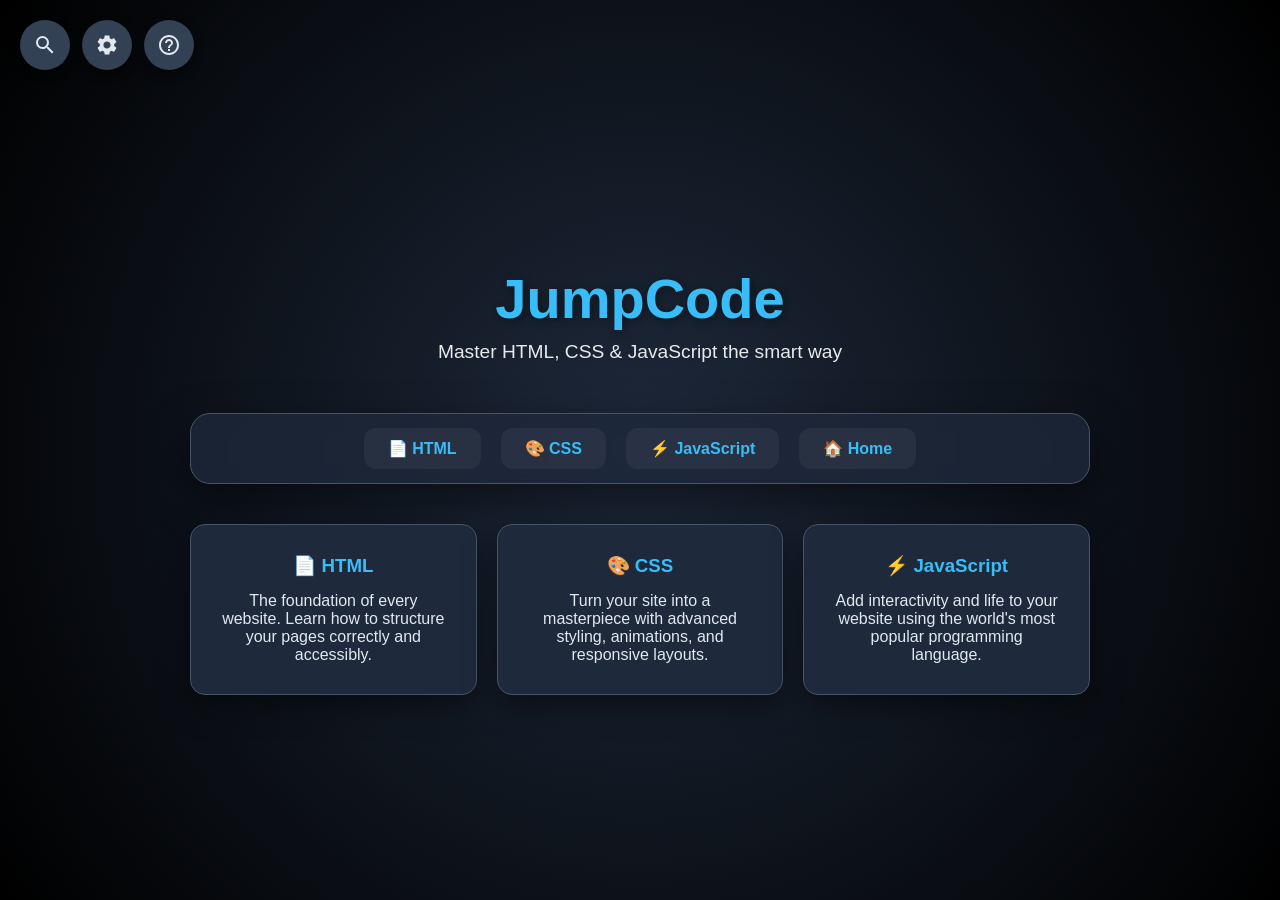
<file: JumpCode/jumpcode-code.html>
<!DOCTYPE html>
<html lang="en" dir="ltr">
<head>
    <meta charset="UTF-8">
    <meta name="viewport" content="width=device-width, initial-scale=1.0">
    <title>JumpCode - Professional</title>
    <style>
        :root {
            /* Default Theme Colors */
            --background-color: #1e293b;
            --bg-gradient: radial-gradient(circle at center, #1e293b, #000000);
            --text-color: #ffffff;
            --nav-bg: rgba(30, 41, 59, 0.8);
            --card-bg: #1e293b;
            --icon-bg: #334155;
            --icon-color: #e2e8f0;
            --accent-color: #38bdf8;
            --panel-shadow: rgba(0,0,0,0.5);
            --input-border: #475569;
            --input-text: #ffffff;
            --header-text: #38bdf8;
        }

        * {
            margin: 0;
            padding: 0;
            box-sizing: border-box;
        }

        body {
            min-height: 100vh;
            display: flex;
            flex-direction: column;
            justify-content: center;
            align-items: center;
            padding: 20px;
            transition: all 0.5s ease;
            background: var(--bg-gradient);
            color: var(--text-color);
            font-family: 'Segoe UI', Tahoma, Geneva, Verdana, sans-serif;
        }

        /* Floating Top Navigation */
        .floating-nav {
            position: fixed;
            top: 20px;
            left: 20px;
            display: flex;
            gap: 12px;
            align-items: flex-start;
            z-index: 1000;
        }

        .nav-item {
            position: relative;
            display: flex;
            flex-direction: column;
            align-items: center;
        }

        .icon-btn {
            width: 50px;
            height: 50px;
            background-color: var(--icon-bg);
            border-radius: 50%;
            display: flex;
            align-items: center;
            justify-content: center;
            cursor: pointer;
            box-shadow: 0 4px 10px var(--panel-shadow);
            transition: all 0.3s cubic-bezier(0.4, 0, 0.2, 1);
            color: var(--icon-color);
            border: none;
        }

        .icon-btn:hover {
            transform: scale(1.1);
            background-color: var(--accent-color);
            color: #ffffff;
        }

        .icon-btn svg {
            width: 24px;
            height: 24px;
            fill: currentColor;
        }

        .floating-panel {
            position: absolute;
            top: 60px;
            left: 0;
            background-color: var(--card-bg);
            padding: 15px;
            border-radius: 12px;
            box-shadow: 0 10px 25px var(--panel-shadow);
            opacity: 0;
            visibility: hidden;
            transform: translateY(-10px);
            transition: all 0.3s ease;
            min-width: 180px;
            color: var(--input-text);
            border: 1px solid var(--input-border);
        }

        .nav-item:hover .floating-panel {
            opacity: 1;
            visibility: visible;
            transform: translateY(0);
        }

        .panel-title {
            font-size: 14px;
            font-weight: bold;
            margin-bottom: 10px;
            border-bottom: 1px solid var(--input-border);
            padding-bottom: 5px;
            color: var(--accent-color);
        }

        .panel-content {
            font-size: 13px;
            line-height: 1.5;
        }

        .setting-row {
            display: flex;
            justify-content: space-between;
            align-items: center;
            margin-bottom: 8px;
        }

        .search-panel {
            min-width: 220px;
        }

        .search-input {
            border: 1px solid var(--input-border);
            background-color: rgba(255, 255, 255, 0.05);
            color: var(--input-text);
            padding: 8px 15px;
            border-radius: 20px;
            outline: none;
            width: 100%;
        }

        /* Main Content */
        .container {
            max-width: 900px;
            width: 100%;
            margin-top: 60px;
        }

        .header {
            text-align: center;
            margin-bottom: 50px;
            animation: slideDown 0.8s ease;
        }

        .header h1 {
            font-size: 3.5em;
            color: var(--header-text);
            margin-bottom: 10px;
            text-shadow: 2px 2px 8px rgba(0, 0, 0, 0.4);
        }

        .header p {
            font-size: 1.2em;
            color: rgba(255, 255, 255, 0.9);
        }

        main-nav {
            background: var(--nav-bg);
            backdrop-filter: blur(10px);
            border-radius: 20px;
            padding: 25px 40px;
            box-shadow: 0 15px 40px var(--panel-shadow);
            margin-bottom: 40px;
            display: block;
            animation: slideUp 0.8s ease;
            border: 1px solid var(--input-border);
        }

        main-nav ul {
            list-style: none;
            display: flex;
            justify-content: center;
            gap: 20px;
            flex-wrap: wrap;
        }

        main-nav a {
            text-decoration: none;
            color: var(--accent-color);
            font-weight: 600;
            padding: 12px 24px;
            border-radius: 12px;
            transition: all 0.3s ease;
            background: rgba(255, 255, 255, 0.05);
        }

        main-nav a:hover {
            background: var(--accent-color);
            color: #0f172a;
            transform: translateY(-3px);
        }

        .features {
            display: grid;
            grid-template-columns: repeat(auto-fit, minmax(250px, 1fr));
            gap: 20px;
            animation: slideUp 0.8s ease 0.2s both;
        }

        .feature-card {
            background: var(--card-bg);
            padding: 30px;
            border-radius: 15px;
            text-align: center;
            box-shadow: 0 10px 30px var(--panel-shadow);
            transition: transform 0.3s ease;
            color: #e2e8f0;
            border: 1px solid var(--input-border);
        }

        .feature-card:hover {
            transform: translateY(-10px);
            border-color: var(--accent-color);
        }

        .feature-card h3 {
            color: var(--accent-color);
            margin-bottom: 15px;
        }

        @keyframes slideDown {
            from { opacity: 0; transform: translateY(-30px); }
            to { opacity: 1; transform: translateY(0); }
        }

        @keyframes slideUp {
            from { opacity: 0; transform: translateY(30px); }
            to { opacity: 1; transform: translateY(0); }
        }

        @media (max-width: 600px) {
            .header h1 { font-size: 2.2em; }
            main-nav { padding: 15px; }
            .floating-nav { left: 10px; top: 10px; }
        }
    </style>
</head>
<body>

    <!-- Floating Top Navigation -->
    <nav class="floating-nav">
        <!-- Search -->
        <div class="nav-item">
            <button class="icon-btn" title="Search">
                <svg viewBox="0 0 24 24"><path d="M15.5 14h-.79l-.28-.27A6.471 6.471 0 0 0 16 9.5 6.5 6.5 0 1 0 9.5 16c1.61 0 3.09-.59 4.23-1.57l.27.28v.79l5 4.99L20.49 19l-4.99-5zm-6 0C7.01 14 5 11.99 5 9.5S7.01 5 9.5 5 14 7.01 14 9.5 11.99 14 9.5 14z"/></svg>
            </button>
            <div class="floating-panel search-panel">
                <div class="panel-title">Search Hub</div>
                <input type="text" class="search-input" placeholder="Search lessons...">
            </div>
        </div>

        <!-- Settings -->
        <div class="nav-item">
            <button class="icon-btn" title="Settings">
                <svg viewBox="0 0 24 24"><path d="M19.14 12.94c.04-.3.06-.61.06-.94 0-.32-.02-.64-.07-.94l2.03-1.58a.49.49 0 0 0 .12-.61l-1.92-3.32a.488.488 0 0 0-.59-.22l-2.39.96c-.5-.38-1.03-.7-1.62-.94l-.36-2.54a.484.484 0 0 0-.48-.41h-3.84c-.24 0-.43.17-.47.41l-.36 2.54c-.59.24-1.13.57-1.62.94l-2.39-.96c-.22-.08-.47 0-.59.22L2.74 8.87a.49.49 0 0 0 .12.61l2.03 1.58c-.05.3-.09.63-.09.94s.02.64.07.94l-2.03 1.58a.49.49 0 0 0-.12.61l1.92 3.32c.12.22.37.29.59.22l2.39-.96c.5.38 1.03.7 1.62.94l.36 2.54c.05.24.24.41.48.41h3.84c.24 0 .44-.17.47-.41l.36-2.54c.59-.24 1.13-.56 1.62-.94l2.39.96c.22.08.47 0 .59-.22l1.92-3.32a.49.49 0 0 0-.12-.61l-2.03-1.58zM12 15.6c-1.98 0-3.6-1.62-3.6-3.6s1.62-3.6 3.6-3.6 3.6 1.62 3.6 3.6-1.62 3.6-3.6 3.6z"/></svg>
            </button>
            <div class="floating-panel">
                <div class="panel-title">Settings</div>
                <div class="panel-content">
                    <div class="setting-row">
                        <span>Font Size</span>
                        <select style="font-size: 11px; background: #0f172a; color: white;">
                            <option>Medium</option>
                            <option>Large</option>
                        </select>
                    </div>
                    <div class="setting-row">
                        <span>Animations</span>
                        <input type="checkbox" checked>
                    </div>
                    <div class="setting-row">
                        <span>Notifications</span>
                        <input type="checkbox">
                    </div>
                </div>
            </div>
        </div>

        <!-- About -->
        <div class="nav-item">
            <button class="icon-btn" title="About">
                <svg viewBox="0 0 24 24"><path d="M11 18h2v-2h-2v2zm1-16C6.48 2 2 6.48 2 12s4.48 10 10 10 10-4.48 10-10S17.52 2 12 2zm0 18c-4.41 0-8-3.59-8-8s3.59-8 8-8 8 3.59 8 8-3.59 8-8 8zm0-14c-2.21 0-4 1.79-4 4h2c0-1.1.9-2 2-2s2 .9 2 2c0 2-3 1.75-3 5h2c0-2.25 3-2.5 3-5 0-2.21-1.79-4-4-4z"/></svg>
            </button>
            <div class="floating-panel">
                <div class="panel-title">About This App</div>
                <div class="panel-content">
                    <p><strong>Web Dev Hub</strong> v2.0</p>
                    <p style="margin-top: 5px; opacity: 0.8;">A learning platform for modern web technologies.</p>
                    <p style="margin-top: 10px; font-style: italic;">Created with ❤️ for students.</p>
                </div>
            </div>
        </div>
    </nav>

    <!-- Page Content -->
    <div class="container">
        <header class="header">
            
            <h1> JumpCode</h1>
            <p>Master HTML, CSS & JavaScript the smart way</p>
        </header>

        <main-nav>
            <ul>
                <li><a href="html-jumpcode.html">📄 HTML</a></li>
                <li><a href="css-jumpcode.html">🎨 CSS</a></li>
                <li><a href="javascript-jumpcode.html">⚡ JavaScript</a></li>
                <li><a href="jumpcode.html">🏠 Home</a></li>
            </ul>
        </main-nav>

        <div class="features">
            <div class="feature-card">
                <h3>📄 HTML</h3>
                <p>The foundation of every website. Learn how to structure your pages correctly and accessibly.</p>
            </div>
            <div class="feature-card">
                <h3>🎨 CSS</h3>
                <p>Turn your site into a masterpiece with advanced styling, animations, and responsive layouts.</p>
            </div>
            <div class="feature-card">
                <h3>⚡ JavaScript</h3>
                <p>Add interactivity and life to your website using the world's most popular programming language.</p>
            </div>
        </div>
    </div>

</body>
</html>
</file>
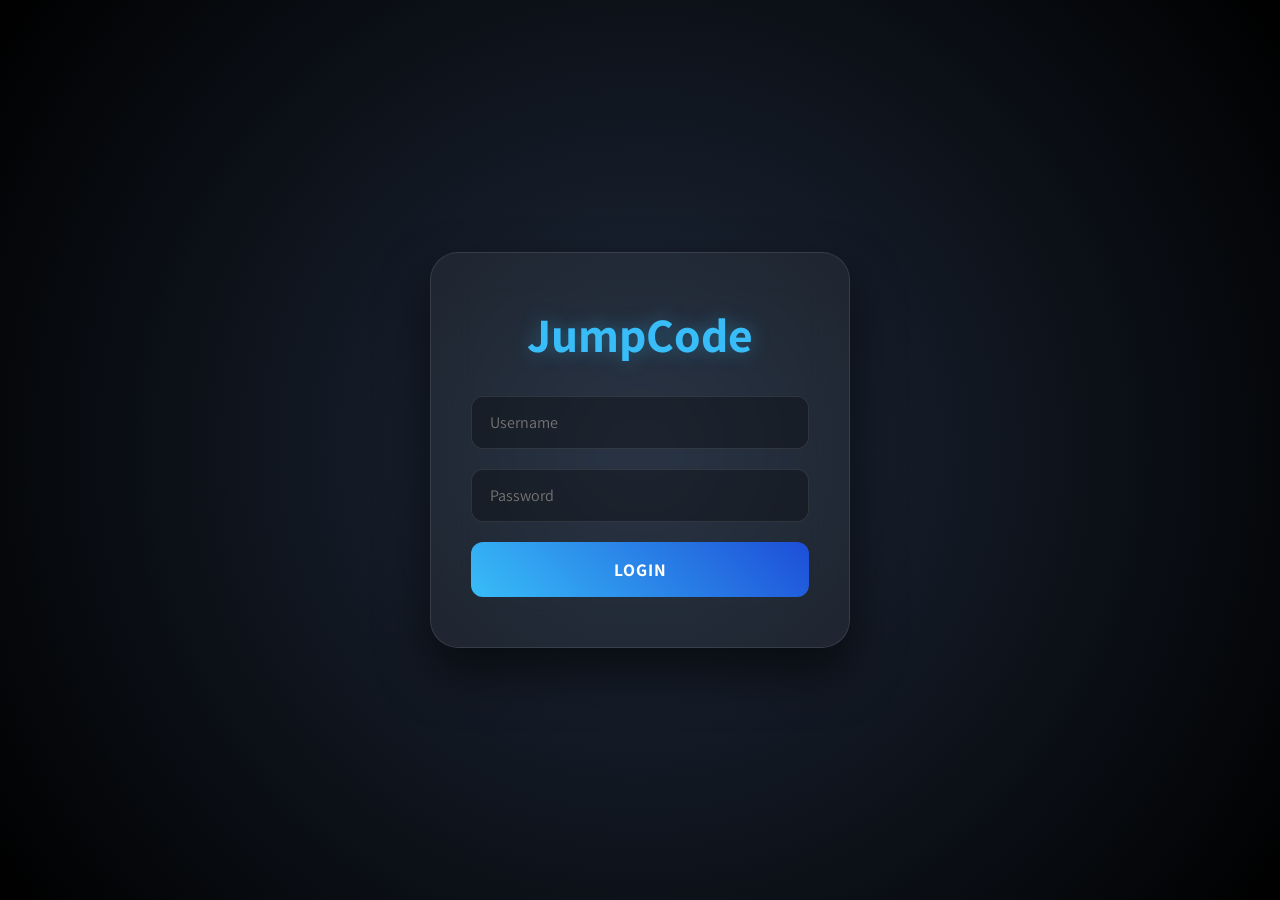
<file: JumpCode/jumpcode-pass.htm>
<!DOCTYPE html>
<html lang="he" dir="rtl">
<head>
    <meta charset="UTF-8">
    <meta name="viewport" content="width=device-width, initial-scale=1.0">
    <title>JumpCode | Login</title>
    
    <style>
        @import url('https://fonts.googleapis.com/css2?family=Assistant:wght@300;400;600;700&display=swap');

        * {
            margin: 0;
            padding: 0;
            box-sizing: border-box;
            font-family: 'Assistant', sans-serif;
        }

        body {
            background: radial-gradient(circle at center, #1e293b, #000000);
            height: 100vh;
            display: flex;
            justify-content: center;
            align-items: center;
            overflow: hidden;
            color: #fff;
        }

        /* --- ENTRANCE ANIMATION (כניסה) --- */
        @keyframes entranceEffect {
            0% {
                opacity: 0;
                transform: translateY(100px) scale(0.8);
                filter: blur(15px);
            }
            100% {
                opacity: 1;
                transform: translateY(0) scale(1);
                filter: blur(0);
            }
        }

        /* --- EXIT ANIMATION (יציאה למטה והתכווצות) --- */
        .exit-down-shrink {
            opacity: 0 !important;
            transform: translateY(150px) scale(0.5) !important;
            filter: blur(10px);
            transition: all 0.9s cubic-bezier(0.6, -0.28, 0.735, 0.045);
            pointer-events: none;
        }

        /* --- LOGIN CARD --- */
        .login-card {
            width: 420px;
            padding: 50px 40px;
            background: rgba(255, 255, 255, 0.05);
            backdrop-filter: blur(20px);
            -webkit-backdrop-filter: blur(20px);
            border: 1px solid rgba(255, 255, 255, 0.1);
            border-radius: 28px;
            box-shadow: 0 25px 50px rgba(0, 0, 0, 0.6);
            text-align: center;
            animation: entranceEffect 1.2s cubic-bezier(0.22, 1, 0.36, 1) both;
            transition: all 0.5s ease;
        }

        /* אפקט הצלחה לכרטיס */
        .card-success {
            box-shadow: 0 0 60px rgba(16, 185, 129, 0.4);
            border-color: rgba(16, 185, 129, 0.5);
        }

        h1 {
            font-size: 3rem;
            color: #38bdf8;
            margin-bottom: 30px;
            text-shadow: 0 0 20px rgba(56, 189, 248, 0.4);
            transition: all 0.5s ease;
        }

        .input-group {
            margin-bottom: 20px;
            text-align: left;
        }

        input {
            width: 100%;
            padding: 15px 18px;
            background: rgba(0, 0, 0, 0.3);
            border: 1px solid rgba(255, 255, 255, 0.1);
            border-radius: 12px;
            color: #fff;
            font-size: 1rem;
            outline: none;
            transition: all 0.3s ease;
            text-align: left;
        }

        input:focus {
            border-color: #38bdf8;
            box-shadow: 0 0 15px rgba(56, 189, 248, 0.3);
            background: rgba(0, 0, 0, 0.5);
        }

        /* שגיאה בשדות */
        .input-error {
            border-color: #ef4444 !important;
            animation: shake 0.4s ease-in-out;
        }

        @keyframes shake {
            0%, 100% { transform: translateX(0); }
            25% { transform: translateX(-10px); }
            75% { transform: translateX(10px); }
        }

        .submit-btn {
            width: 100%;
            padding: 16px;
            margin-top: 20px;
            border: none;
            border-radius: 12px;
            background: linear-gradient(45deg, #38bdf8, #1d4ed8);
            color: #fff;
            font-size: 1.1rem;
            font-weight: 700;
            cursor: pointer;
            transition: all 0.4s cubic-bezier(0.175, 0.885, 0.32, 1.275);
            text-transform: uppercase;
            letter-spacing: 1px;
            display: flex;
            justify-content: center;
            align-items: center;
            gap: 10px;
        }

        .submit-btn:hover:not(:disabled) {
            transform: translateY(-3px);
            box-shadow: 0 10px 30px rgba(56, 189, 248, 0.5);
            filter: brightness(1.1);
        }

        /* כפתור במצב הצלחה */
        .btn-success {
            background: linear-gradient(45deg, #10b981, #059669) !important;
            transform: scale(1.05);
        }

        .hidden { display: none; }
    </style>
</head>
<body>

    <div class="login-card" id="loginCard">
        <h1 id="mainTitle">JumpCode</h1>
        
        <div class="input-group">
            <input type="text" id="username" placeholder="Username" autocomplete="off">
        </div>

        <div class="input-group">
            <input type="password" id="password" placeholder="Password">
        </div>

        <button class="submit-btn" id="loginBtn" onclick="handleLogin()">
            <span id="btnText">Login</span>
            <svg id="successIcon" class="hidden" width="24" height="24" viewBox="0 0 24 24" fill="none" stroke="currentColor" stroke-width="3" stroke-linecap="round" stroke-linejoin="round">
                <polyline points="20 6 9 17 4 12"></polyline>
            </svg>
        </button>
    </div>

    <script>
        function handleLogin() {
            const userField = document.getElementById('username');
            const passField = document.getElementById('password');
            const btn = document.getElementById('loginBtn');
            const btnText = document.getElementById('btnText');
            const successIcon = document.getElementById('successIcon');
            const card = document.getElementById('loginCard');
            const title = document.getElementById('mainTitle');

            const user = userField.value;
            const pass = passField.value;

            // איפוס שגיאות קודמות
            userField.classList.remove('input-error');
            passField.classList.remove('input-error');

            if (user === "evyatar5181" && pass === "evyatar2013") {
                
                // --- אפקט כניסה מוצלח ---
                
                // 1. שינוי כפתור
                btn.disabled = true;
                btnText.innerText = "Success";
                successIcon.classList.remove('hidden');
                btn.classList.add('btn-success');
                
                // 2. אפקט לכרטיס ולכותרת
                card.classList.add('card-success');
                title.style.color = "#10b981";
                title.style.textShadow = "0 0 20px rgba(16, 185, 129, 0.6)";

                // 3. יציאה חלקה למטה עם התכווצות
                setTimeout(() => {
                    card.classList.add('exit-down-shrink');
                    
                    setTimeout(() => {
                        window.location.href = "jumpcode.html";
                    }, 900);
                }, 600);

            } else {
                // אפקט שגיאה
                userField.classList.add('input-error');
                passField.classList.add('input-error');
                
                // רעידת הכפתור
                btn.style.animation = 'shake 0.4s ease';
                setTimeout(() => btn.style.animation = '', 400);
            }
        }
    </script>

</body>
</html>
</file>
